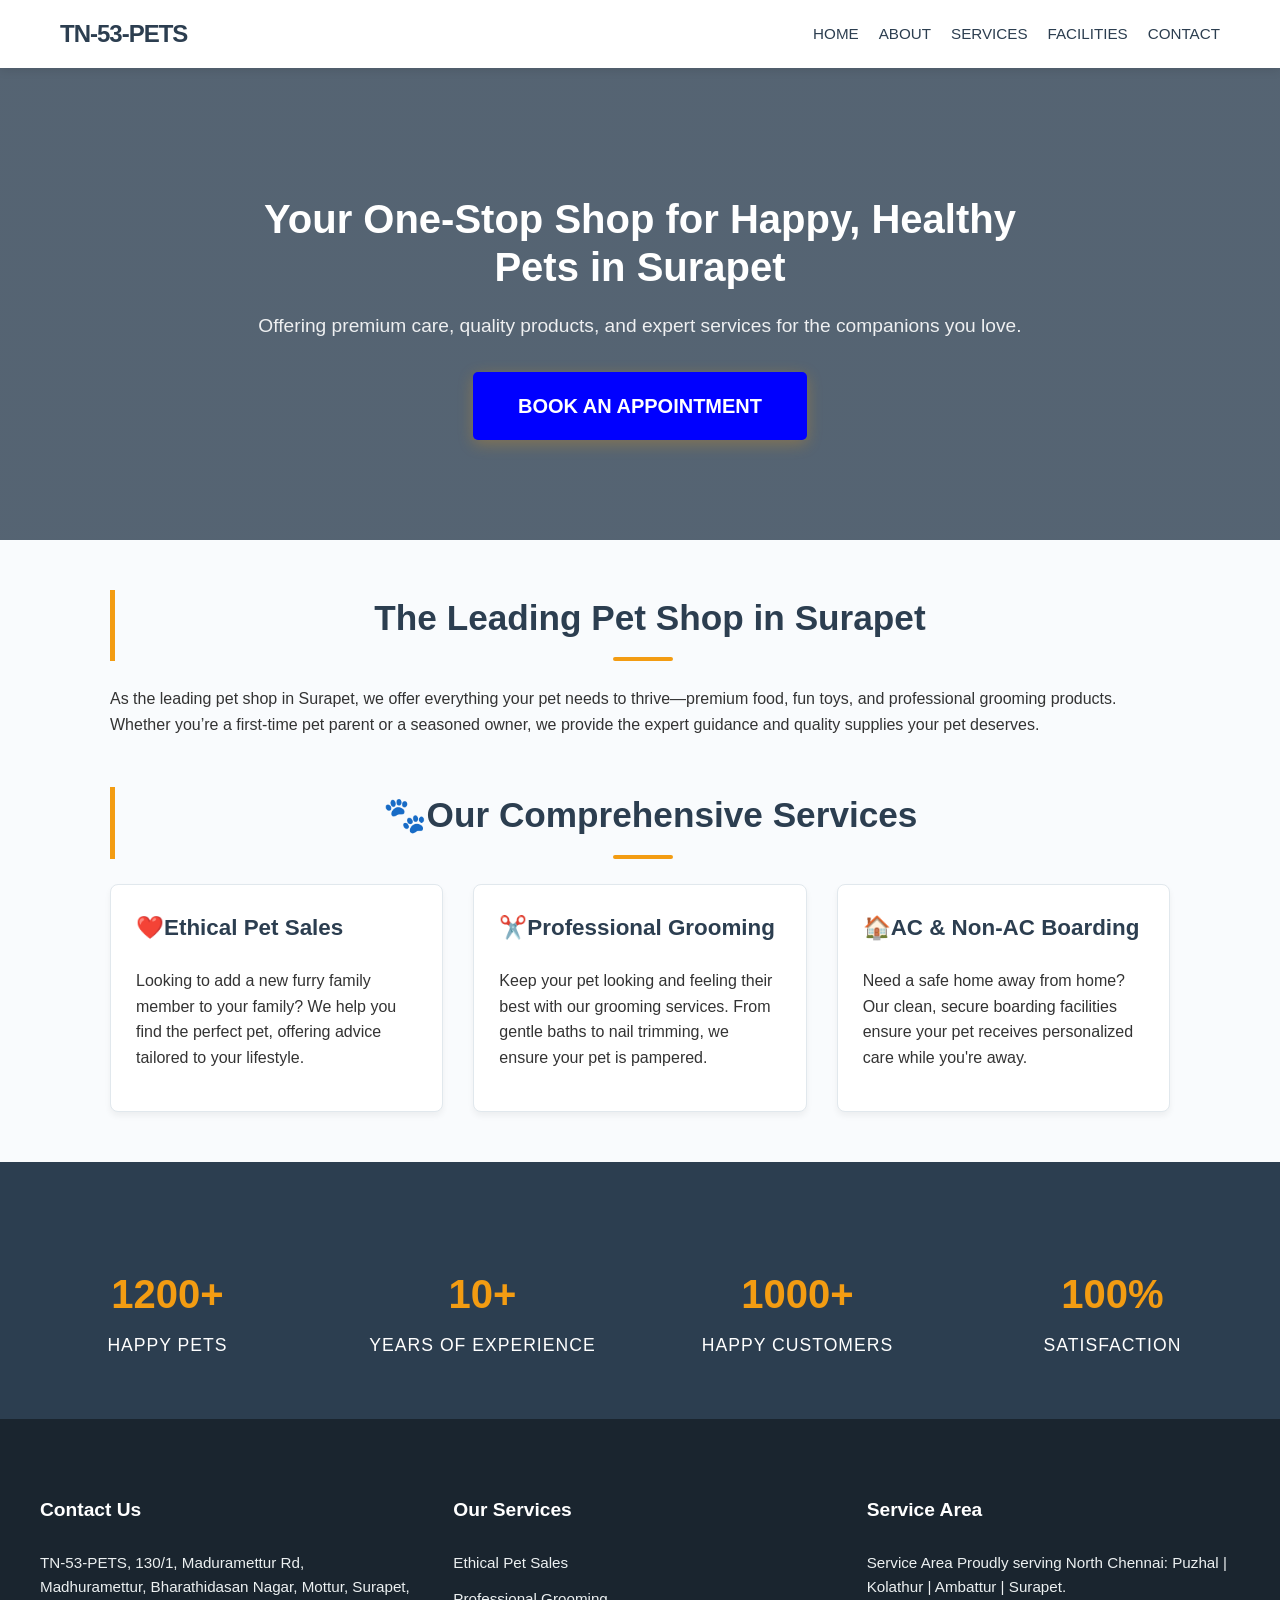
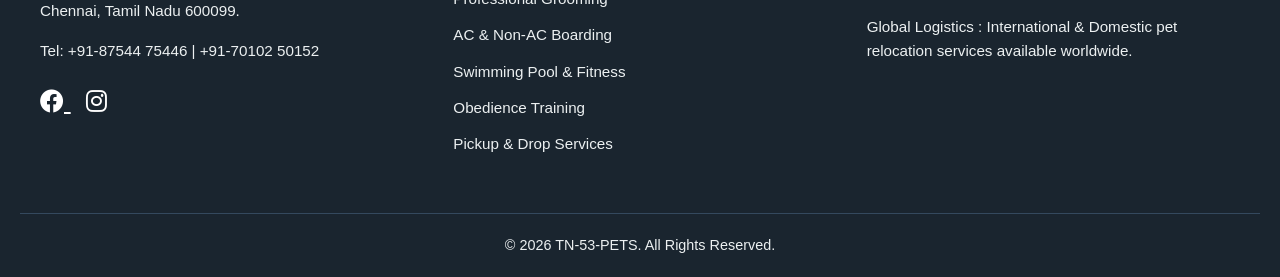
<file: index.html>
<meta name="viewport" content="width=device-width, initial-scale=1.0">
<link rel="stylesheet" href="style.css">
<!-- Add this to the <head> of index.html, about-pet-care-surapet.html, etc. -->
<link rel="stylesheet" href="https://cdnjs.cloudflare.com/ajax/libs/font-awesome/6.0.0/css/all.min.css">
<!DOCTYPE html>
<html lang="en">
<head>
    <title>Pet Shop in Surapet | TN-53-PETS | Grooming & Boarding</title>
    <meta name="google-site-verification" content="RpjNQKIngK3aw9x_YajCmG57vd8PC03qg22PtGETPA4" />
    <meta name="description" content="Looking for the best pet shop in Surapet? TN-53-PETS offers ethical pet sales, professional grooming, AC boarding, and a dog swimming pool. Visit us for premium care today!">
    <meta charset="UTF-8">
    <meta name="viewport" content="width=device-width, initial-scale=1.0">
    <meta name="robots" content="index.html, follow">
    <link rel="canonical" href="https://tn53pets.com/pet-shop-surapet">
    <style>
        :root { --primary: #2c3e50; --accent: #f39c12; --text: #333; --light-bg: #f9fbfd; --white: #ffffff; --border: #e1e8ed; }
        body { font-family: 'Segoe UI', Tahoma, Geneva, Verdana, sans-serif; line-height: 1.6; color: var(--text); margin: 0; background-color: var(--light-bg); }
        header { background: var(--white); box-shadow: 0 2px 10px rgba(0,0,0,0.1); position: sticky; top: 0; z-index: 1000; }
        nav { display: flex; justify-content: space-between; align-items: center; max-width: 1200px; margin: 0 auto; padding: 15px 20px; }
        .logo { font-size: 1.5rem; font-weight: bold; color: var(--primary); text-decoration: none; }
        nav ul { list-style: none; display: flex; margin: 0; padding: 0; }
        nav ul li { margin-left: 20px; }
        nav ul li a { text-decoration: none; color: var(--primary); font-weight: 500; transition: 0.3s; }
        nav ul li a:hover { color: var(--accent); }
        .hero { background: linear-gradient(rgba(44, 62, 80, 0.8), rgba(44, 62, 80, 0.8)), url('https://images.unsplash.com/photo-1583337130417-3346a1be7dee?auto=format&fit=crop&q=80&w=1200') center/cover; color: white; padding: 100px 20px; text-align: center; }
        .hero h1 { font-size: 2.5rem; margin-bottom: 20px; }
        .btn { background: var(--accent); color: white; padding: 12px 25px; text-decoration: none; border-radius: 5px; font-weight: bold; display: inline-block; transition: background 0.3s; }
        .btn:hover { background: #e67e22; }
        section { max-width: 1100px; margin: 50px auto; padding: 0 20px; }
        h2 { color: var(--primary); border-left: 5px solid var(--accent); padding-left: 15px; margin-bottom: 25px; }
        .grid { display: grid; grid-template-columns: repeat(auto-fit, minmax(300px, 1fr)); gap: 30px; }
        .card { background: white; padding: 25px; border-radius: 8px; box-shadow: 0 4px 6px rgba(0,0,0,0.05); border: 1px solid var(--border); }
        .stats-grid { background: var(--primary); color: white; padding: 60px 20px; display: grid; grid-template-columns: repeat(auto-fit, minmax(200px, 1fr)); text-align: center; }
        .stat-item h3 { font-size: 2.5rem; margin-bottom: 5px; color: var(--accent); }
        footer { background: #1a252f; color: #ecf0f1; padding: 50px 20px 20px; }
        .footer-grid { display: grid; grid-template-columns: repeat(auto-fit, minmax(250px, 1fr)); gap: 40px; max-width: 1200px; margin: 0 auto; }
        .footer-bottom { text-align: center; margin-top: 40px; padding-top: 20px; border-top: 1px solid #34495e; font-size: 0.9rem; }
    </style>
</head>
<body>
<header>
    <nav>
            <a href="index.html" class="logo">TN-53-PETS</a>
            <ul>
                <li><a href="index.html">Home</a></li>
                <li><a href="about-pet-care-surapet.html">About</a></li>
                <li><a href="pet-services-surapet.html">Services</a></li>
                <li><a href="pet-care-facility-surapet.html">Facilities</a></li>
                <li><a href="contact-tn-53-pets.html">Contact</a></li>
            </ul>
        </nav>
    </header>

    <div class="hero">
        <h1>Your One-Stop Shop for Happy, Healthy Pets in Surapet</h1>
        <p>Offering premium care, quality products, and expert services for the companions you love.</p>
</a> <a href=" https://wa.me/918754475446" style="display: inline-block; background-color: #0000FF; color: white; padding: 18px 45px; text-decoration: none; font-size: 20px; font-weight: bold; border-radius: 5px; text-transform: uppercase; border: none;" target="_blank" rel="noopener noreferrer" class="btn">
    BOOK AN APPOINTMENT
</a>    </div>

    <section>
        <h2>The Leading Pet Shop in Surapet</h2>
        <p>As the leading pet shop in Surapet, we offer everything your pet needs to thrive—premium food, fun toys, and professional grooming products. Whether you’re a first-time pet parent or a seasoned owner, we provide the expert guidance and quality supplies your pet deserves.</p>
    </section>

    <section>
        <h2>🐾Our Comprehensive Services</h2>
        <div class="grid">
            <div class="card">
                <h3>❤️Ethical Pet Sales</h3>
                <p>Looking to add a new furry family member to your family? We help you find the perfect pet, offering advice tailored to your lifestyle.</p>
            </div>
            <div class="card">
                <h3>✂️Professional Grooming</h3>
                <p>Keep your pet looking and feeling their best with our grooming services. From gentle baths to nail trimming, we ensure your pet is pampered.</p>
            </div>
            <div class="card">
                <h3>🏠AC & Non-AC Boarding</h3>
                <p>Need a safe home away from home? Our clean, secure boarding facilities ensure your pet receives personalized care while you're away.</p>
            </div>
        </div>
    </section>

    <div class="stats-grid">
        <div class="stat-item"><h3>1200+</h3><p>Happy Pets</p></div>
        <div class="stat-item"><h3>10+</h3><p>Years of Experience</p></div>
        <div class="stat-item"><h3>1000+</h3><p>Happy Customers</p></div>
        <div class="stat-item"><h3>100%</h3><p>Satisfaction</p></div>
    </div>

<footer>
    <div class="footer-grid">
        <div>
            <h4>Contact Us</h4>
            <p> TN-53-PETS, 130/1, Maduramettur Rd, Madhuramettur, Bharathidasan Nagar, Mottur, Surapet, Chennai, Tamil Nadu 600099. </p>
            <p>Tel: +91-87544 75446 | +91-70102 50152</p>
            
            <!-- Clickable Social Media Logos -->
            <div class="social-links">
                <a href="https://www.facebook.com/profile.php?id=61585499084305" target="_blank" title="Follow us on Facebook">
                    <i class="fab fa-facebook"></i>
                </a>
                <a href="https://www.instagram.com/tn53pets/" target="_blank" title="Follow us on Instagram">
                    <i class="fab fa-instagram"></i>
                </a>
            </div>
        </div>
        <div>
            <h4>Our Services</h4>
            <ul style="list-style:none; padding:0;">
                <li>Ethical Pet Sales</li>
                <li>Professional Grooming</li>
                <li>AC & Non-AC Boarding</li>
                <li>Swimming Pool & Fitness</li>
                <li>Obedience Training</li>
                <li>Pickup & Drop Services</li>
            </ul>
        </div>
        <div>
            <h4>Service Area</h4>
            <p> Service Area Proudly serving North Chennai: Puzhal | Kolathur | Ambattur | Surapet.
<p> Global Logistics : International & Domestic pet relocation services available worldwide.
</p>
        </div>
    </div>
    <div class="footer-bottom">
        &copy; 2026 TN-53-PETS. All Rights Reserved.
    </div>
</footer>
</file>
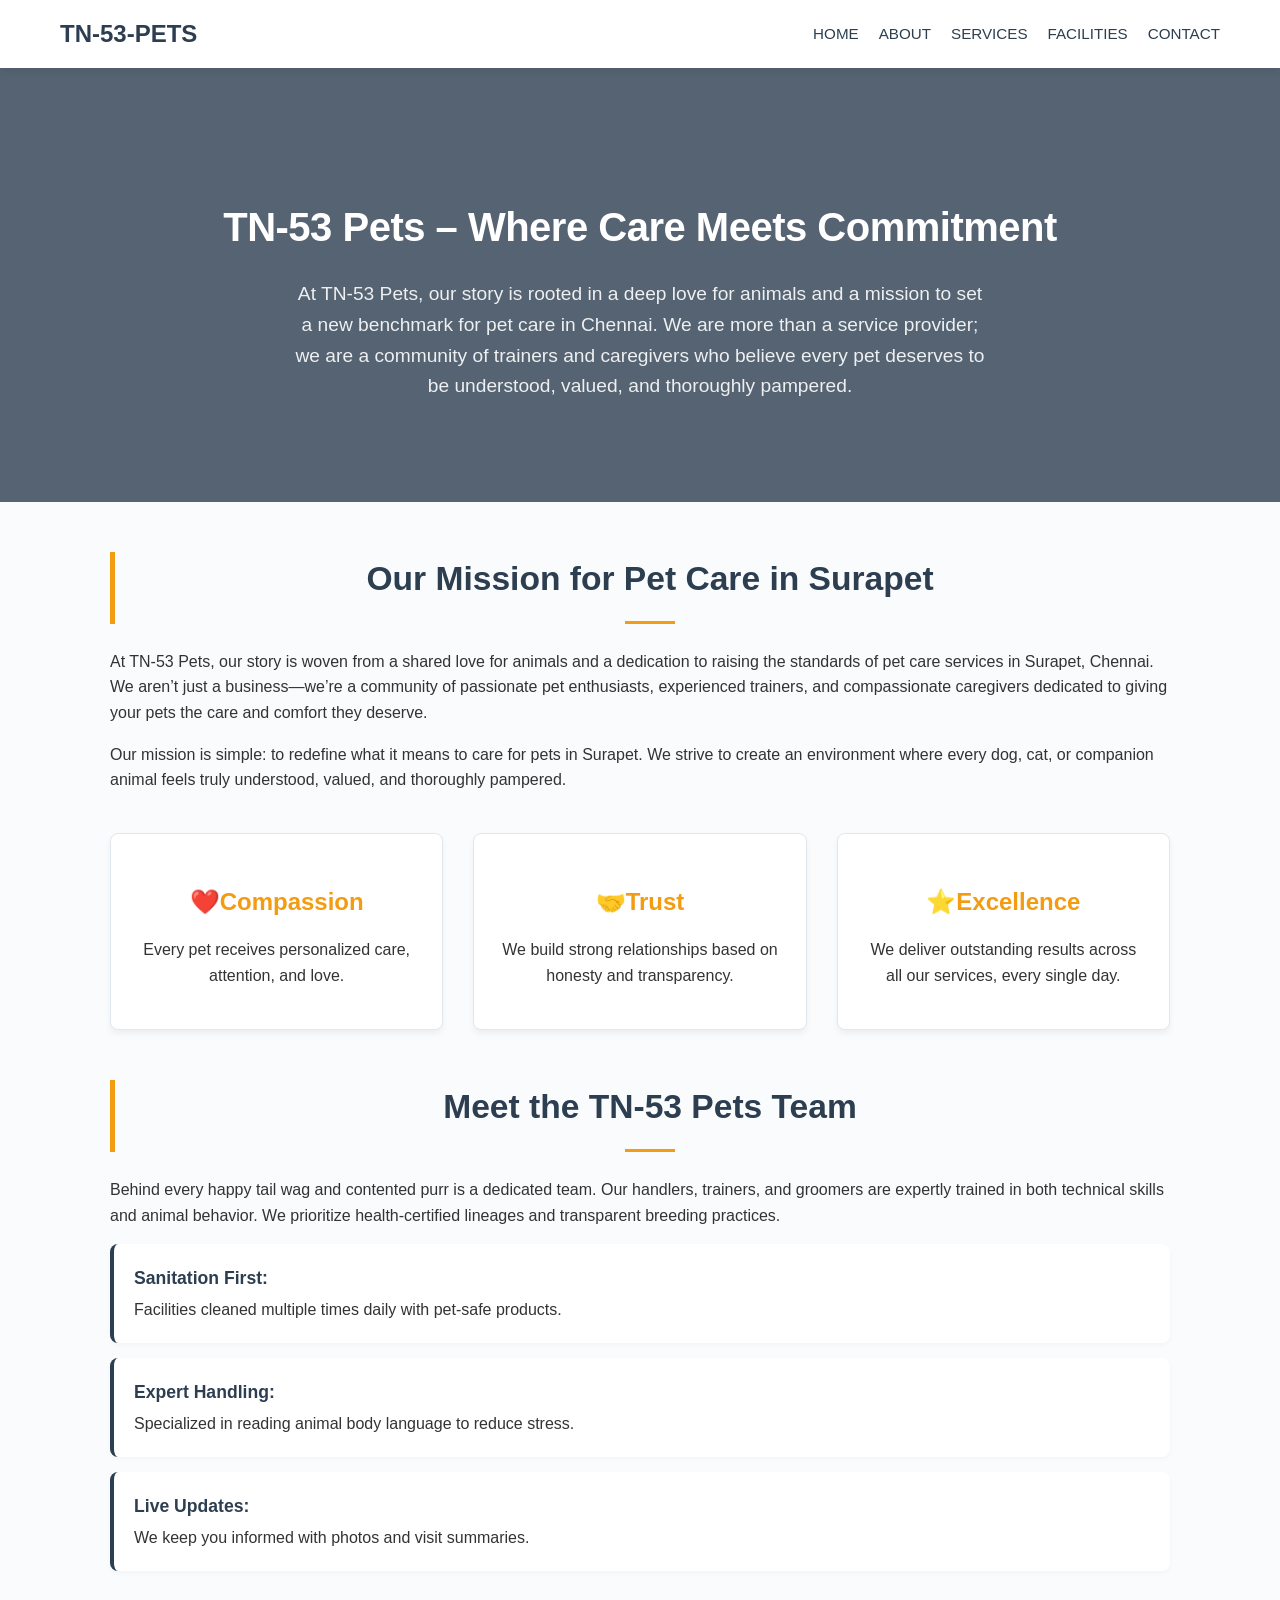
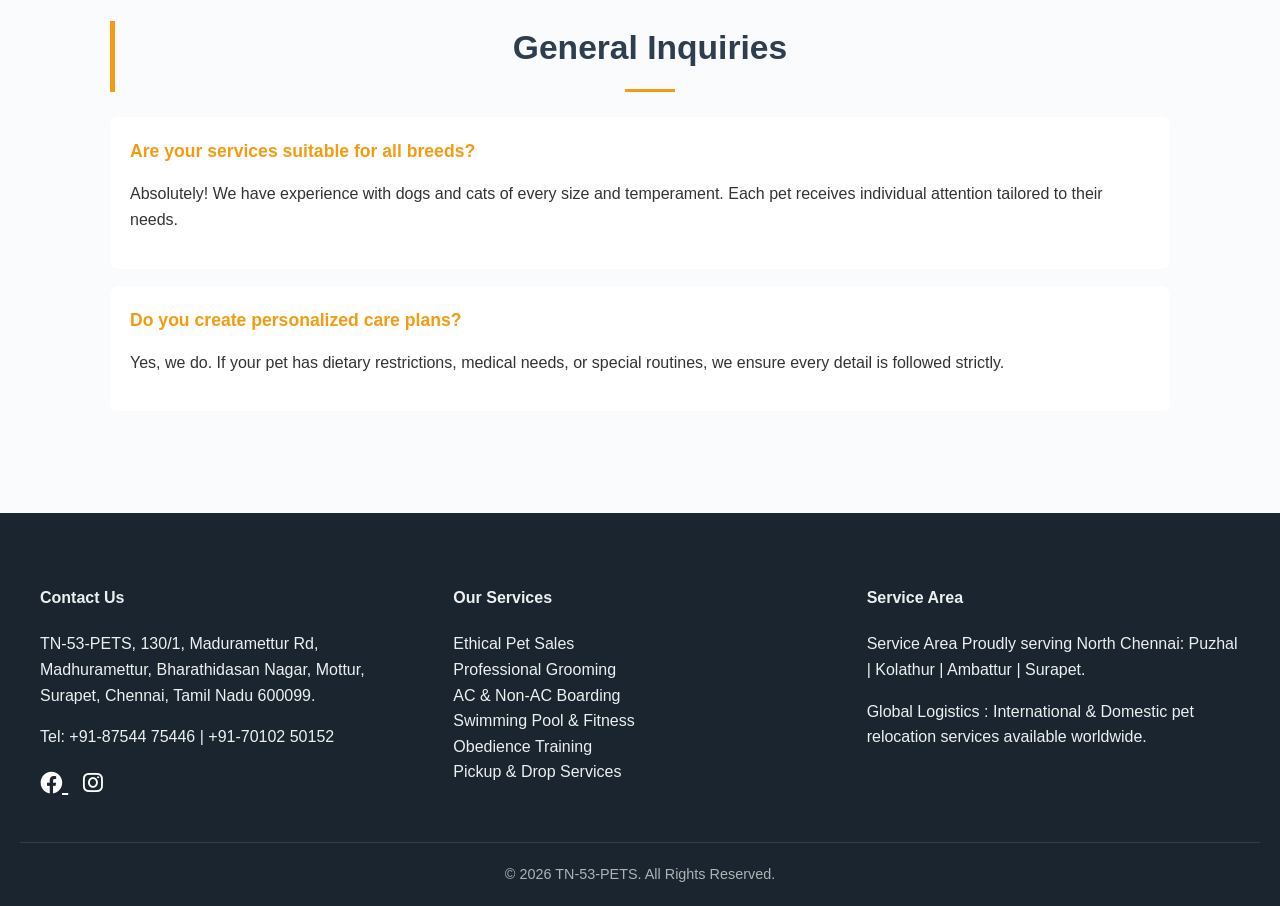
<file: about-pet-care-surapet.html>
<meta name="viewport" content="width=device-width, initial-scale=1.0">
<link rel="stylesheet" href=" about-pet-care-surapet-style.css">
<!-- Add this to the <head> of index.html, about-pet-care-surapet.html, etc. -->
<link rel="stylesheet" href="https://cdnjs.cloudflare.com/ajax/libs/font-awesome/6.0.0/css/all.min.css">
<!DOCTYPE html>
<html lang="en">
<head>
    <title>About| TN-53 Pets | Premium Pet Care Services in Surapet</title>
    <meta name="description" content="Discover the story behind TN-53 Pets. We are a community of devoted pet enthusiasts providing elite grooming, boarding, and training services in Surapet, Chennai.">
    
    <meta charset="UTF-8">
    <meta name="viewport" content="width=device-width, initial-scale=1.0">
    <meta name="robots" content="index.html, follow">
    <link rel="canonical" href="https://tn53pets.com/about-pet-care-surapet">
    <style>
        :root {
            --primary: #2c3e50;
            --accent: #f39c12;
            --text: #333;
            --light-bg: #f9fbfd;
            --white: #ffffff;
            --border: #e1e8ed;
        }
        body {
            font-family: 'Segoe UI', Tahoma, Geneva, Verdana, sans-serif;
            line-height: 1.6;
            color: var(--text);
            margin: 0;
            background-color: var(--light-bg);
        }
        header {
            background: var(--white);
            box-shadow: 0 2px 10px rgba(0,0,0,0.1);
            position: sticky;
            top: 0;
            z-index.html: 1000;
        }
        nav {
            display: flex;
            justify-content: space-between;
            align-items: center;
            max-width: 1200px;
            margin: 0 auto;
            padding: 15px 20px;
        }
        .logo { font-size: 1.5rem; font-weight: bold; color: var(--primary); text-decoration: none; }
        nav ul { list-style: none; display: flex; margin: 0; padding: 0; }
        nav ul li { margin-left: 20px; }
        nav ul li a { text-decoration: none; color: var(--primary); font-weight: 500; transition: 0.3s; }
        nav ul li a:hover { color: var(--accent); }
        
        .hero { background: linear-gradient(rgba(44, 62, 80, 0.8), rgba(44, 62, 80, 0.8)), url('https://images.unsplash.com/photo-1583337130417-3346a1be7dee?auto=format&fit=crop&q=80&w=1200') center/cover; color: white; padding: 100px 20px; text-align: center; }
        .hero h1 { font-size: 2.5rem; margin-bottom: 20px; }
        .btn { background: var(--accent); color: white; padding: 12px 25px; text-decoration: none; border-radius: 5px; font-weight: bold; display: inline-block; }
        
        section { max-width: 1100px; margin: 50px auto; padding: 0 20px; }
        h2 { color: var(--primary); border-left: 5px solid var(--accent); padding-left: 15px; margin-bottom: 25px; }
        .grid { display: grid; grid-template-columns: repeat(auto-fit, minmax(300px, 1fr)); gap: 30px; }
        .card { background: white; padding: 25px; border-radius: 8px; box-shadow: 0 4px 6px rgba(0,0,0,0.05); border: 1px solid var(--border); }
        
        .stats-grid { background: var(--primary); color: white; padding: 60px 20px; display: grid; grid-template-columns: repeat(auto-fit, minmax(200px, 1fr)); text-align: center; }
        .stat-item h3 { font-size: 2.5rem; margin-bottom: 5px; color: var(--accent); }
        
        .faq { background: var(--white); padding: 20px; border-radius: 8px; margin-bottom: 15px; border-bottom: 2px solid var(--light-bg); }
        .faq h3 { margin-top: 0; color: var(--accent); font-size: 1.1rem; }

        footer { background: #1a252f; color: #ecf0f1; padding: 50px 20px 20px; }
        .footer-grid { display: grid; grid-template-columns: repeat(auto-fit, minmax(250px, 1fr)); gap: 40px; max-width: 1200px; margin: 0 auto; }
        .footer-bottom { text-align: center; margin-top: 40px; padding-top: 20px; border-top: 1px solid #34495e; font-size: 0.9rem; }
        
        .form-group { margin-bottom: 15px; }
        input, textarea { width: 100%; padding: 10px; border: 1px solid #ccc; border-radius: 4px; box-sizing: border-box; }
        button { background: var(--primary); color: white; border: none; padding: 12px 30px; border-radius: 4px; cursor: pointer; }
        
        @media (max-width: 768px) {
            nav { flex-direction: column; }
            nav ul { margin-top: 15px; }
            nav ul li { margin: 0 10px; }
        }
    </style>

</head>
<body>
    
    <header>
        <nav>
            <a href="index.html" class="logo">TN-53-PETS</a>
            <ul>
                <li><a href="index.html">Home</a></li>
                <li><a href="about-pet-care-surapet.html">About</a></li>
                <li><a href="pet-services-surapet.html">Services</a></li>
                <li><a href="pet-care-facility-surapet.html">Facilities</a></li>
                <li><a href="contact-tn-53-pets.html">Contact</a></li>
            </ul>
        </nav>
    </header>

    <div class="hero">
        <h1>TN-53 Pets – Where Care Meets Commitment</h1>
        <p>At TN-53 Pets, our story is rooted in a deep love for animals and a mission to set a new benchmark for pet care in Chennai. We are more than a service provider; we are a community of trainers and caregivers who believe every pet deserves to be understood, valued, and thoroughly pampered.</p>
    </div>

    <section>
        <h2>Our Mission for Pet Care in Surapet</h2>
        <p>At TN-53 Pets, our story is woven from a shared love for animals and a dedication to raising the standards of pet care services in Surapet, Chennai. We aren’t just a business—we’re a community of passionate pet enthusiasts, experienced trainers, and compassionate caregivers dedicated to giving your pets the care and comfort they deserve.</p>
        <p>Our mission is simple: to redefine what it means to care for pets in Surapet. We strive to create an environment where every dog, cat, or companion animal feels truly understood, valued, and thoroughly pampered.</p>
        
        <div class="grid">
            <div class="card"><h3>❤️Compassion</h3><p>Every pet receives personalized care, attention, and love.</p></div>
            <div class="card"><h3>🤝Trust</h3><p>We build strong relationships based on honesty and transparency.</p></div>
            <div class="card"><h3>⭐Excellence</h3><p>We deliver outstanding results across all our services, every single day.</p></div>
        </div>
    </section>

    <section>
        <h2>Meet the TN-53 Pets Team</h2>
        <p>Behind every happy tail wag and contented purr is a dedicated team. Our handlers, trainers, and groomers are expertly trained in both technical skills and animal behavior. We prioritize health-certified lineages and transparent breeding practices.</p>
        <ul>
            <li><strong>Sanitation First:</strong> Facilities cleaned multiple times daily with pet-safe products.</li>
            <li><strong>Expert Handling:</strong> Specialized in reading animal body language to reduce stress.</li>
            <li><strong>Live Updates:</strong> We keep you informed with photos and visit summaries.</li>
        </ul>
    </section>

    <section>
        <h2>General Inquiries</h2>
        <div class="faq">
            <h3>Are your services suitable for all breeds?</h3>
            <p>Absolutely! We have experience with dogs and cats of every size and temperament. Each pet receives individual attention tailored to their needs.</p>
        </div>
        <div class="faq">
            <h3>Do you create personalized care plans?</h3>
            <p>Yes, we do. If your pet has dietary restrictions, medical needs, or special routines, we ensure every detail is followed strictly.</p>
        </div>
    </section>
<footer>
    <div class="footer-grid">
        <div>
            <h4>Contact Us</h4>
            <p> TN-53-PETS, 130/1, Maduramettur Rd, Madhuramettur, Bharathidasan Nagar, Mottur, Surapet, Chennai, Tamil Nadu 600099. </p>
            <p>Tel: +91-87544 75446 | +91-70102 50152</p>
            
            <!-- Clickable Social Media Logos -->
            <div class="social-links">
                <a href="https://www.facebook.com/profile.php?id=61585499084305" target="_blank" title="Follow us on Facebook">
                    <i class="fab fa-facebook"></i>
                </a>
                <a href="https://www.instagram.com/tn53pets/" target="_blank" title="Follow us on Instagram">
                    <i class="fab fa-instagram"></i>
                </a>
            </div>
        </div>
        <div>
            <h4>Our Services</h4>
            <ul style="list-style:none; padding:0;">
                <li>Ethical Pet Sales</li>
                <li>Professional Grooming</li>
                <li>AC & Non-AC Boarding</li>
                <li>Swimming Pool & Fitness</li>
                <li>Obedience Training</li>
                <li>Pickup & Drop Services</li>
            </ul>
        </div>
        <div>
            <h4>Service Area</h4>
            <p> Service Area Proudly serving North Chennai: Puzhal | Kolathur | Ambattur | Surapet.
<p> Global Logistics : International & Domestic pet relocation services available worldwide.
</p>
        </div>
    </div>
    <div class="footer-bottom">
        &copy; 2026 TN-53-PETS. All Rights Reserved.
    </div>
</footer>
</file>
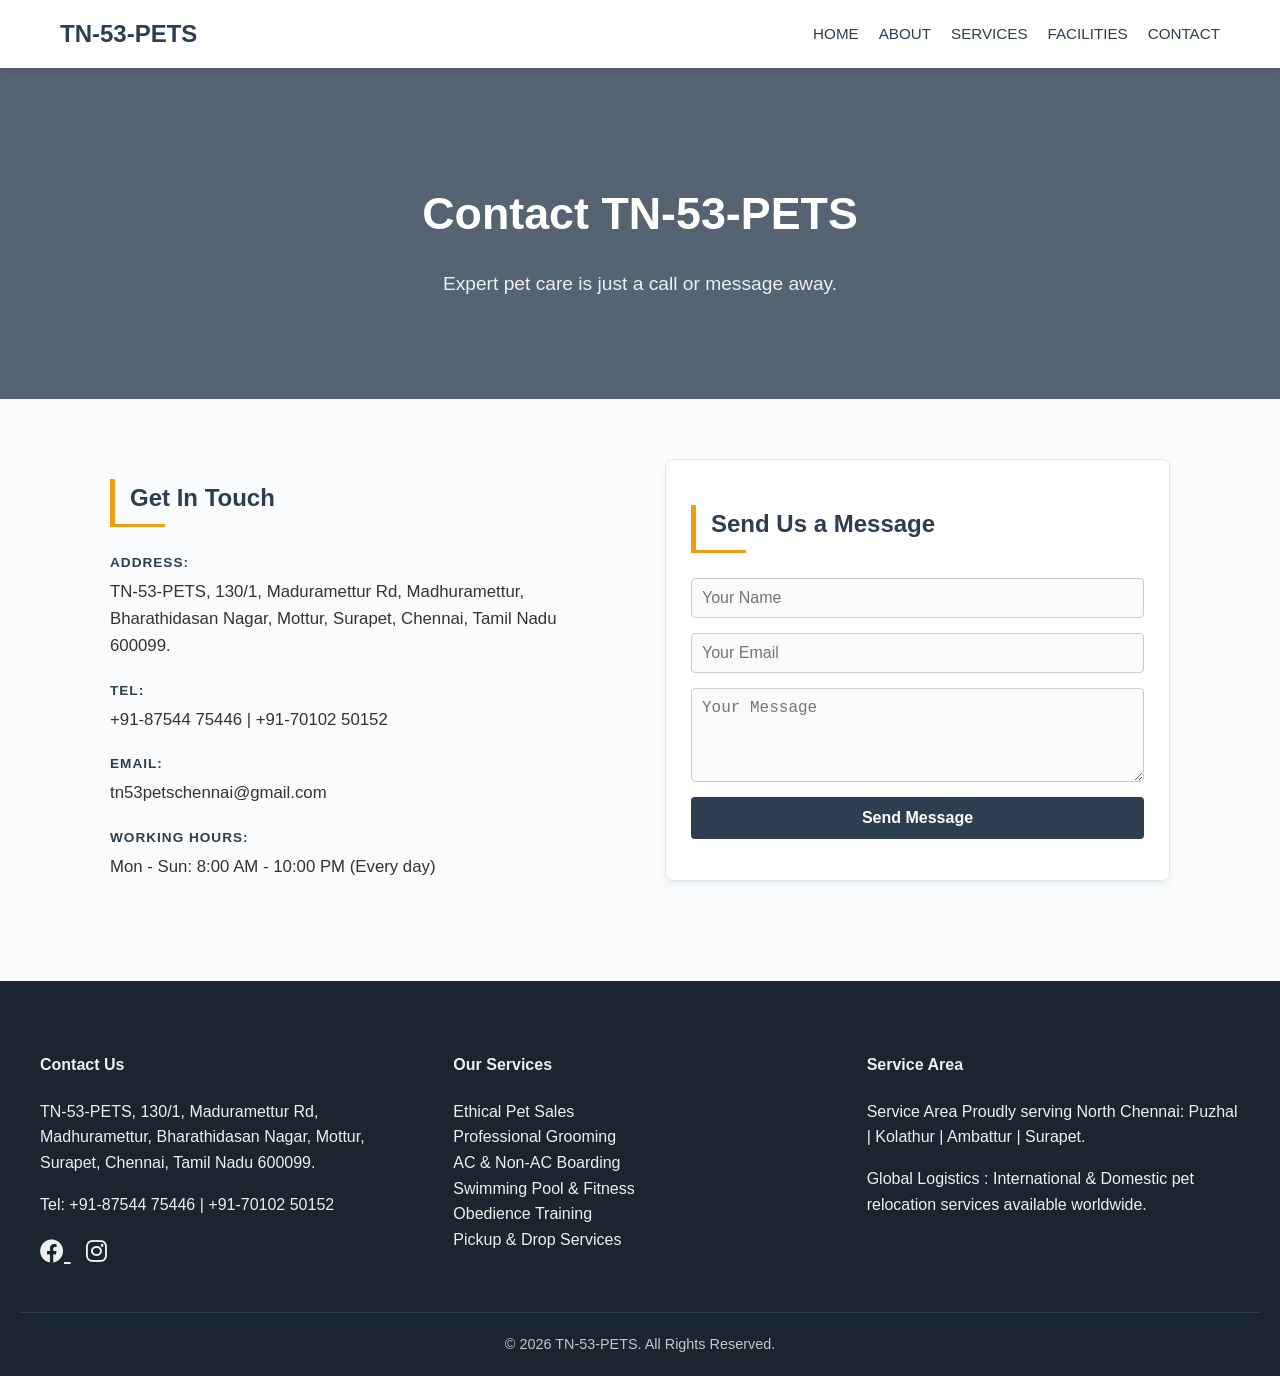
<file: contact-tn-53-pets.html>
<meta name="viewport" content="width=device-width, initial-scale=1.0">
<link rel="stylesheet" href="contact-tn-53-pets-style.css">
<!DOCTYPE html>
<html lang="en">
<head>
    <title>Contact TN-53-PETS | Best Pet Care in Surapet, Chennai</title>
    <meta name="description" content="Get in touch with TN-53-PETS for professional pet sales, grooming, and boarding in Surapet. Call us or visit our facility today for expert pet care.">
    <meta charset="UTF-8">
    <meta name="viewport" content="width=device-width, initial-scale=1.0">
    <meta name="robots" content="index.html, follow">
    <!-- Font Awesome for Social Media Icons -->
    <link rel="stylesheet" href="https://cdnjs.cloudflare.com/ajax/libs/font-awesome/6.0.0/css/all.min.css">
    <link rel="canonical" href="https://tn53pets.com/contact-tn-53-pets">
    <style>
        :root { --primary: #2c3e50; --accent: #f39c12; --text: #333; --light-bg: #f9fbfd; --white: #ffffff; --border: #e1e8ed; }
        body { font-family: 'Segoe UI', Tahoma, Geneva, Verdana, sans-serif; line-height: 1.6; color: var(--text); margin: 0; background-color: var(--light-bg); }
        header { background: var(--white); box-shadow: 0 2px 10px rgba(0,0,0,0.1); position: sticky; top: 0; z-index.html: 1000; }
        nav { display: flex; justify-content: space-between; align-items: center; max-width: 1200px; margin: 0 auto; padding: 15px 20px; }
        .logo { font-size: 1.5rem; font-weight: bold; color: var(--primary); text-decoration: none; }
        nav ul { list-style: none; display: flex; margin: 0; padding: 0; }
        nav ul li { margin-left: 20px; }
        nav ul li a { text-decoration: none; color: var(--primary); font-weight: 500; transition: 0.3s; }
        nav ul li a:hover { color: var(--accent); }
        .hero { background: linear-gradient(rgba(44, 62, 80, 0.8), rgba(44, 62, 80, 0.8)), url('https://images.unsplash.com/photo-1583337130417-3346a1be7dee?auto=format&fit=crop&q=80&w=1200') center/cover; color: white; padding: 80px 20px; text-align: center; }
        section { max-width: 1100px; margin: 50px auto; padding: 0 20px; }
        h2 { color: var(--primary); border-left: 5px solid var(--accent); padding-left: 15px; margin-bottom: 25px; }
        .grid { display: grid; grid-template-columns: repeat(auto-fit, minmax(300px, 1fr)); gap: 30px; }
        .card { background: white; padding: 25px; border-radius: 8px; box-shadow: 0 4px 6px rgba(0,0,0,0.05); border: 1px solid var(--border); }
        footer { background: #1a252f; color: #ecf0f1; padding: 50px 20px 20px; }
        .footer-grid { display: grid; grid-template-columns: repeat(auto-fit, minmax(250px, 1fr)); gap: 40px; max-width: 1200px; margin: 0 auto; }
        .social-links { margin-top: 15px; }
        .social-links a { color: #ecf0f1; font-size: 1.5rem; margin-right: 15px; transition: 0.3s; }
        .social-links a:hover { color: var(--accent); }
        .footer-bottom { text-align: center; margin-top: 40px; padding-top: 20px; border-top: 1px solid #34495e; }
        .form-group { margin-bottom: 15px; }
        input, textarea { width: 100%; padding: 10px; border: 1px solid #ccc; border-radius: 4px; box-sizing: border-box; }
        button { background: var(--primary); color: white; border: none; padding: 12px 30px; border-radius: 4px; cursor: pointer; }
    </style>
</head>
<body>
    <header>
        <nav>
            <a href="index.html" class="logo">TN-53-PETS</a>
            <ul>
                <li><a href="index.html">Home</a></li>
                <li><a href="about-pet-care-surapet.html">About</a></li>
                <li><a href="pet-services-surapet.html">Services</a></li>
                <li><a href="pet-care-facility-surapet.html">Facilities</a></li>
                <li><a href="contact-tn-53-pets.html">Contact</a></li>
            </ul>
        </nav>
    </header>

    <div class="hero">
        <h1>Contact TN-53-PETS</h1>
        <p>Expert pet care is just a call or message away.</p>
    </div>

    <section class="grid">
        <div>
            <h2>Get In Touch</h2>
            <p><strong>Address:</strong> TN-53-PETS, 130/1, Maduramettur Rd, Madhuramettur, Bharathidasan Nagar, Mottur, Surapet, Chennai, Tamil Nadu 600099. </p>
            <p><strong>Tel:</strong> +91-87544 75446 | +91-70102 50152</p>
            <p><strong>Email:</strong> tn53petschennai@gmail.com</p>
            <p><strong>Working Hours:</strong> Mon - Sun: 8:00 AM - 10:00 PM (Every day)</p>
        </div>
        <div class="card">
            <h2>Send Us a Message</h2>
            <form action="#">
                <div class="form-group"><input type="text" placeholder="Your Name" required></div>
                <div class="form-group"><input type="email" placeholder="Your Email" required></div>
                <div class="form-group"><textarea rows="4" placeholder="Your Message"></textarea></div>
                <button type="submit">Send Message</button>
            </form>
        </div>
    </section>

<footer>
    <div class="footer-grid">
        <div>
            <h4>Contact Us</h4>
            <p> TN-53-PETS, 130/1, Maduramettur Rd, Madhuramettur, Bharathidasan Nagar, Mottur, Surapet, Chennai, Tamil Nadu 600099. </p>
            <p>Tel: +91-87544 75446 | +91-70102 50152</p>
            
            <!-- Clickable Social Media Logos -->
            <div class="social-links">
                <a href="https://www.facebook.com/profile.php?id=61585499084305" target="_blank" title="Follow us on Facebook">
                    <i class="fab fa-facebook"></i>
                </a>
                <a href="https://www.instagram.com/tn53pets/" target="_blank" title="Follow us on Instagram">
                    <i class="fab fa-instagram"></i>
                </a>
            </div>
        </div>
        <div>
            <h4>Our Services</h4>
            <ul style="list-style:none; padding:0;">
                <li>Ethical Pet Sales</li>
                <li>Professional Grooming</li>
                <li>AC & Non-AC Boarding</li>
                <li>Swimming Pool & Fitness</li>
                <li>Obedience Training</li>
                <li>Pickup & Drop Services</li>
            </ul>
        </div>
        <div>
            <h4>Service Area</h4>
            <p> Service Area Proudly serving North Chennai: Puzhal | Kolathur | Ambattur | Surapet.
<p> Global Logistics : International & Domestic pet relocation services available worldwide. </p>
        </div>
    </div>
    <div class="footer-bottom">
        &copy; 2026 TN-53-PETS. All Rights Reserved.
    </div>
</footer>
</file>
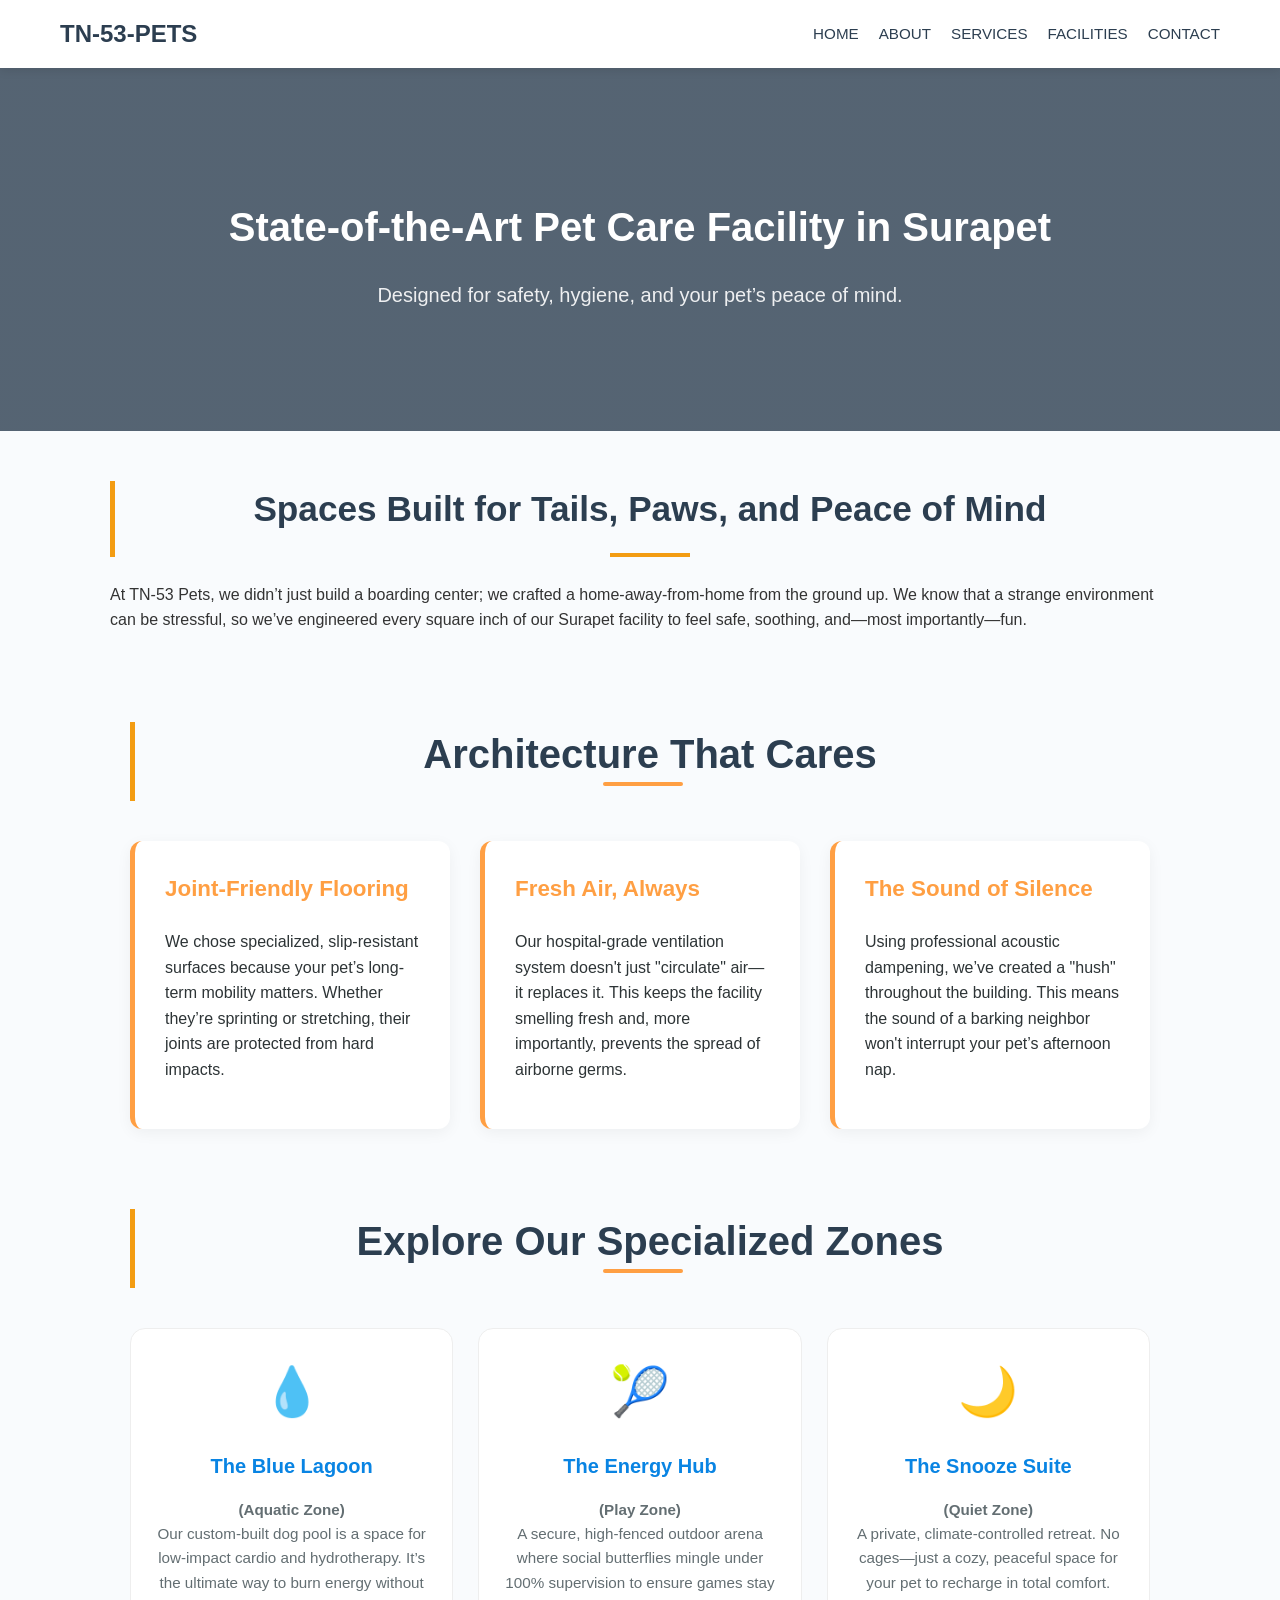
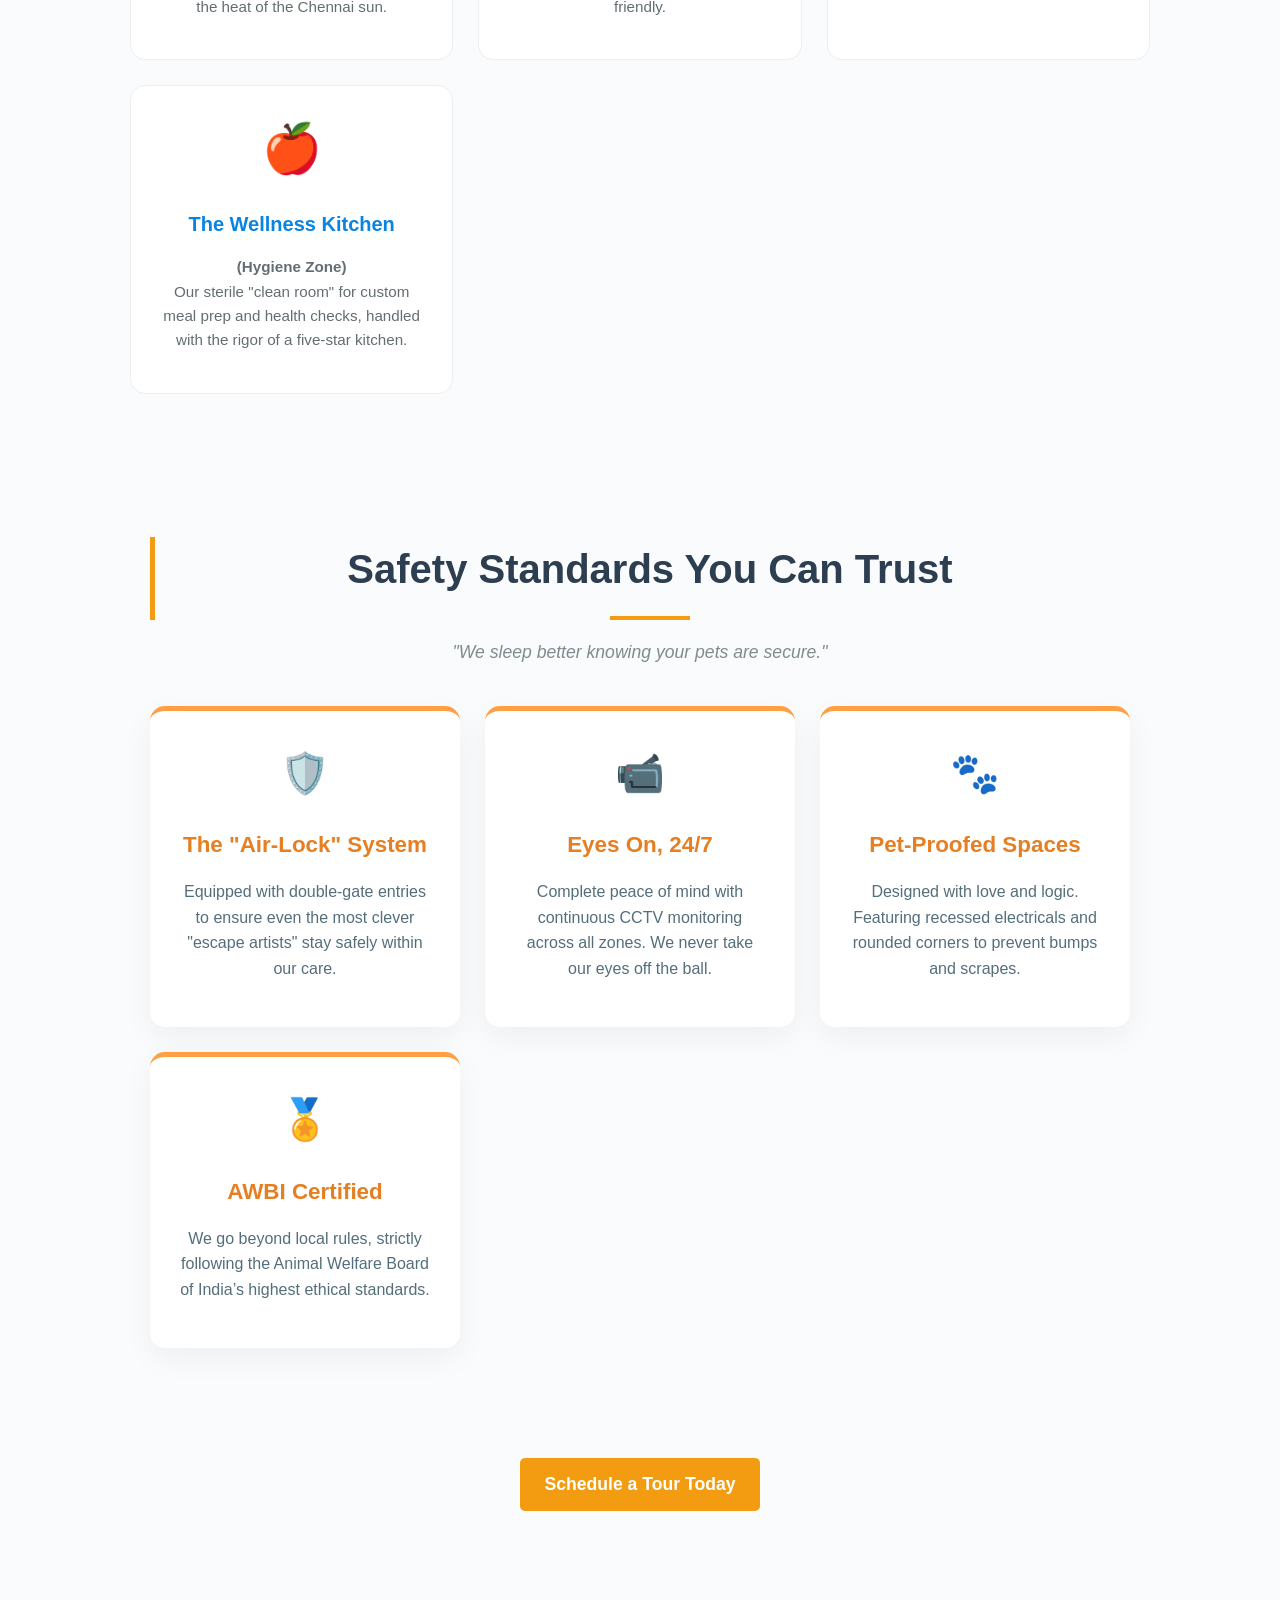
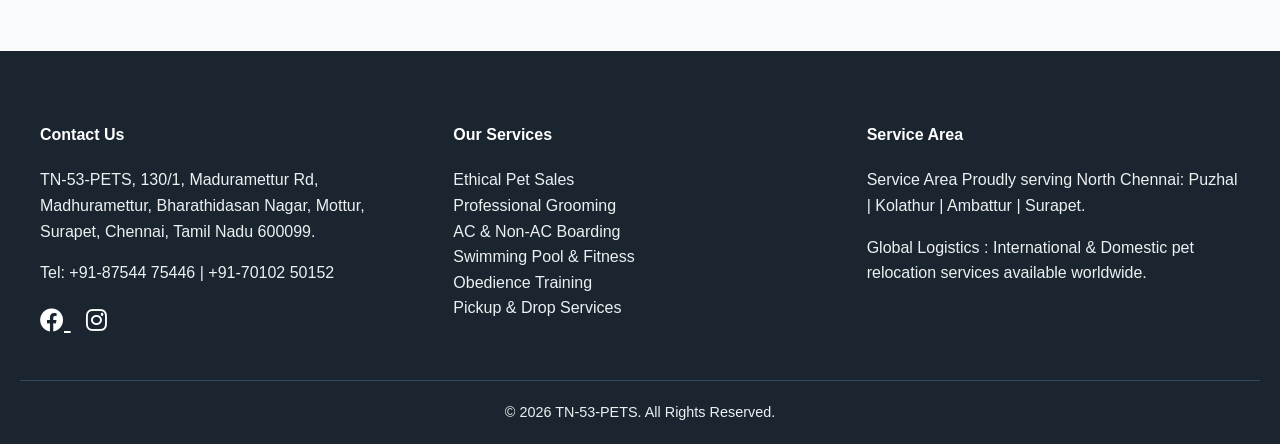
<file: pet-care-facility-surapet.html>
<meta name="viewport" content="width=device-width, initial-scale=1.0">
<link rel="stylesheet" href=" pet-care-facility-surapet-style.css">
<!-- Add this to the <head> of index.html, about-pet-care-surapet.html, etc. -->
<link rel="stylesheet" href="https://cdnjs.cloudflare.com/ajax/libs/font-awesome/6.0.0/css/all.min.css">
<!DOCTYPE html>
<html lang="en">
<head>
    <title>State-of-the-Art Pet Care Facility in Surapet | TN-53 Pets</title>
    <meta name="description" content="Visit TN-53 Pets, a premier pet care facility in Surapet, Chennai. Designed for safety and hygiene with specialized play, quiet, and aquatic zones for your pets.">
    
    <meta charset="UTF-8">
    <meta name="viewport" content="width=device-width, initial-scale=1.0">
    <meta name="robots" content="index.html, follow">
    <link rel="canonical" href="https://tn53pets.com/pet-care-facility-surapet">
    <style>
        :root {
            --primary: #2c3e50;
            --accent: #f39c12;
            --text: #333;
            --light-bg: #f9fbfd;
            --white: #ffffff;
            --border: #e1e8ed;
        }
        body {
            font-family: 'Segoe UI', Tahoma, Geneva, Verdana, sans-serif;
            line-height: 1.6;
            color: var(--text);
            margin: 0;
            background-color: var(--light-bg);
        }
        header {
            background: var(--white);
            box-shadow: 0 2px 10px rgba(0,0,0,0.1);
            position: sticky;
            top: 0;
            z-index.html: 1000;
        }
        nav {
            display: flex;
            justify-content: space-between;
            align-items: center;
            max-width: 1200px;
            margin: 0 auto;
            padding: 15px 20px;
        }
        .logo { font-size: 1.5rem; font-weight: bold; color: var(--primary); text-decoration: none; }
        nav ul { list-style: none; display: flex; margin: 0; padding: 0; }
        nav ul li { margin-left: 20px; }
        nav ul li a { text-decoration: none; color: var(--primary); font-weight: 500; transition: 0.3s; }
        nav ul li a:hover { color: var(--accent); }
        
        .hero { background: linear-gradient(rgba(44, 62, 80, 0.8), rgba(44, 62, 80, 0.8)), url('https://images.unsplash.com/photo-1583337130417-3346a1be7dee?auto=format&fit=crop&q=80&w=1200') center/cover; color: white; padding: 100px 20px; text-align: center; }
        .hero h1 { font-size: 2.5rem; margin-bottom: 20px; }
        .btn { background: var(--accent); color: white; padding: 12px 25px; text-decoration: none; border-radius: 5px; font-weight: bold; display: inline-block; }
        
        section { max-width: 1100px; margin: 50px auto; padding: 0 20px; }
        h2 { color: var(--primary); border-left: 5px solid var(--accent); padding-left: 15px; margin-bottom: 25px; }
        .grid { display: grid; grid-template-columns: repeat(auto-fit, minmax(300px, 1fr)); gap: 30px; }
        .card { background: white; padding: 25px; border-radius: 8px; box-shadow: 0 4px 6px rgba(0,0,0,0.05); border: 1px solid var(--border); }
        
        .stats-grid { background: var(--primary); color: white; padding: 60px 20px; display: grid; grid-template-columns: repeat(auto-fit, minmax(200px, 1fr)); text-align: center; }
        .stat-item h3 { font-size: 2.5rem; margin-bottom: 5px; color: var(--accent); }
        
        .faq { background: var(--white); padding: 20px; border-radius: 8px; margin-bottom: 15px; border-bottom: 2px solid var(--light-bg); }
        .faq h3 { margin-top: 0; color: var(--accent); font-size: 1.1rem; }

        footer { background: #1a252f; color: #ecf0f1; padding: 50px 20px 20px; }
        .footer-grid { display: grid; grid-template-columns: repeat(auto-fit, minmax(250px, 1fr)); gap: 40px; max-width: 1200px; margin: 0 auto; }
        .footer-bottom { text-align: center; margin-top: 40px; padding-top: 20px; border-top: 1px solid #34495e; font-size: 0.9rem; }
        
        .form-group { margin-bottom: 15px; }
        input, textarea { width: 100%; padding: 10px; border: 1px solid #ccc; border-radius: 4px; box-sizing: border-box; }
        button { background: var(--primary); color: white; border: none; padding: 12px 30px; border-radius: 4px; cursor: pointer; }
        
        @media (max-width: 768px) {
            nav { flex-direction: column; }
            nav ul { margin-top: 15px; }
            nav ul li { margin: 0 10px; }
        }
    </style>

</head>
<body>
    
    <header>
        <nav>
            <a href="index.html" class="logo">TN-53-PETS</a>
            <ul>
                <li><a href="index.html">Home</a></li>
                <li><a href="about-pet-care-surapet.html">About</a></li>
                <li><a href="pet-services-surapet.html">Services</a></li>
                <li><a href="pet-care-facility-surapet.html">Facilities</a></li>
                <li><a href="contact-tn-53-pets.html">Contact</a></li>
            </ul>
        </nav>
    </header>

    <div class="hero">
        <h1>State-of-the-Art Pet Care Facility in Surapet</h1>
        <p>Designed for safety, hygiene, and your pet’s peace of mind.</p>
    </div>

    <section>
        <h2>Spaces Built for Tails, Paws, and Peace of Mind</h2>
        <p>At TN-53 Pets, we didn’t just build a boarding center; we crafted a home-away-from-home from the ground up. We know that a strange environment can be stressful, so we’ve engineered every square inch of our Surapet facility to feel safe, soothing, and—most importantly—fun. <style>
    :root {
        --primary-orange: #ff9f43;
        --secondary-blue: #0984e3;
        --text-dark: #2d3436;
        --text-light: #636e72;
        --bg-light: #f9f9f9;
    }

    .tn53-facility-container {
        font-family: 'Segoe UI', Roboto, Helvetica, Arial, sans-serif;
        max-width: 1200px;
        margin: 0 auto;
        padding: 40px 20px;
        color: var(--text-dark);
    }

    .section-title {
        text-align: center;
        font-size: 2.5rem;
        margin-bottom: 40px;
        position: relative;
        padding-bottom: 15px;
    }

    .section-title::after {
        content: '';
        position: absolute;
        bottom: 0;
        left: 50%;
        transform: translateX(-50%);
        width: 80px;
        height: 4px;
        background-color: var(--primary-orange);
        border-radius: 2px;
    }

    /* Architecture Grid */
    .arch-grid {
        display: grid;
        grid-template-columns: repeat(auto-fit, minmax(300px, 1fr));
        gap: 30px;
        margin-bottom: 80px;
    }

    .arch-card {
        background: #fff;
        padding: 30px;
        border-radius: 12px;
        box-shadow: 0 4px 15px rgba(0,0,0,0.05);
        border-left: 5px solid var(--primary-orange);
    }

    .arch-card h3 {
        color: var(--primary-orange);
        margin-top: 0;
        font-size: 1.4rem;
    }

    /* Zones Grid */
    .zones-grid {
        display: grid;
        grid-template-columns: repeat(auto-fit, minmax(250px, 1fr));
        gap: 25px;
    }

    .zone-card {
        background: #fff;
        padding: 25px;
        border-radius: 15px;
        text-align: center;
        transition: transform 0.3s ease;
        border: 1px solid #eee;
    }

    .zone-card:hover {
        transform: translateY(-10px);
        box-shadow: 0 10px 25px rgba(0,0,0,0.1);
    }

    .zone-icon {
        font-size: 3rem;
        margin-bottom: 15px;
        display: block;
    }

    .zone-card h3 {
        color: var(--secondary-blue);
        font-size: 1.25rem;
        margin-bottom: 10px;
    }

    .zone-card p {
        font-size: 0.95rem;
        color: var(--text-light);
        line-height: 1.6;
    }

    @media (max-width: 768px) {
        .section-title { font-size: 2rem; }
    }
</style>

<div class="tn53-facility-container">
    
    <h2 class="section-title">Architecture That Cares</h2>
    <div class="arch-grid">
        <div class="arch-card">
            <h3>Joint-Friendly Flooring</h3>
            <p>We chose specialized, slip-resistant surfaces because your pet’s long-term mobility matters. Whether they’re sprinting or stretching, their joints are protected from hard impacts.</p>
        </div>
        <div class="arch-card">
            <h3>Fresh Air, Always</h3>
            <p>Our hospital-grade ventilation system doesn't just "circulate" air—it replaces it. This keeps the facility smelling fresh and, more importantly, prevents the spread of airborne germs.</p>
        </div>
        <div class="arch-card">
            <h3>The Sound of Silence</h3>
            <p>Using professional acoustic dampening, we’ve created a "hush" throughout the building. This means the sound of a barking neighbor won't interrupt your pet’s afternoon nap.</p>
        </div>
    </div>

    <h2 class="section-title">Explore Our Specialized Zones</h2>
    <div class="zones-grid">
        <div class="zone-card">
            <span class="zone-icon">💧</span>
            <h3>The Blue Lagoon</h3>
            <p><strong>(Aquatic Zone)</strong><br>Our custom-built dog pool is a space for low-impact cardio and hydrotherapy. It’s the ultimate way to burn energy without the heat of the Chennai sun.</p>
        </div>

        <div class="zone-card">
            <span class="zone-icon">🎾</span>
            <h3>The Energy Hub</h3>
            <p><strong>(Play Zone)</strong><br>A secure, high-fenced outdoor arena where social butterflies mingle under 100% supervision to ensure games stay friendly.</p>
        </div>

        <div class="zone-card">
            <span class="zone-icon">🌙</span>
            <h3>The Snooze Suite</h3>
            <p><strong>(Quiet Zone)</strong><br>A private, climate-controlled retreat. No cages—just a cozy, peaceful space for your pet to recharge in total comfort.</p>
        </div>

        <div class="zone-card">
            <span class="zone-icon">🍎</span>
            <h3>The Wellness Kitchen</h3>
            <p><strong>(Hygiene Zone)</strong><br>Our sterile "clean room" for custom meal prep and health checks, handled with the rigor of a five-star kitchen.</p>
        </div>
    </div>
      
<style>
    .safety-section {
        padding: 60px 20px;
        background-color: #f9fbfd;
        font-family: 'Segoe UI', Tahoma, Geneva, Verdana, sans-serif;
        text-align: center;
    }

    .safety-container {
        max-width: 1100px;
        margin: 0 auto;
    }

    .safety-header {
        margin-bottom: 40px;
    }

    .safety-header h2 {
        color: #2c3e50;
        font-size: 2.5rem;
        margin-bottom: 10px;
    }

    .safety-header p {
        color: #7f8c8d;
        font-size: 1.1rem;
        font-style: italic;
    }

    .safety-grid {
        display: grid;
        grid-template-columns: repeat(auto-fit, minmax(250px, 1fr));
        gap: 25px;
        margin-top: 30px;
    }

    .safety-card {
        background: #ffffff;
        padding: 30px;
        border-radius: 15px;
        box-shadow: 0 10px 30px rgba(0, 0, 0, 0.05);
        transition: transform 0.3s ease;
        border-top: 5px solid #ff9f43; /* Matching your orange theme */
    }

    .safety-card:hover {
        transform: translateY(-10px);
    }

    .safety-card h3 {
        color: #e67e22;
        font-size: 1.4rem;
        margin-bottom: 15px;
    }

    .safety-card p {
        color: #546e7a;
        line-height: 1.6;
        font-size: 1rem;
    }

    .safety-icon {
        font-size: 2.5rem;
        margin-bottom: 15px;
        display: block;
    }
</style>

<section class="safety-section">
    <div class="safety-container">
        <div class="safety-header">
            <h2>Safety Standards You Can Trust</h2>
            <p>"We sleep better knowing your pets are secure."</p>
        </div>

        <div class="safety-grid">
            <div class="safety-card">
                <span class="safety-icon"> 🛡️</span>
                <h3>The "Air-Lock" System</h3>
                <p>Equipped with double-gate entries to ensure even the most clever "escape artists" stay safely within our care.</p>
            </div>

            <div class="safety-card">
                <span class="safety-icon"> 📹 </span>
                <h3>Eyes On, 24/7</h3>
                <p>Complete peace of mind with continuous CCTV monitoring across all zones. We never take our eyes off the ball.</p>
            </div>

            <div class="safety-card">
                <span class="safety-icon"> 🐾 </span>
                <h3>Pet-Proofed Spaces</h3>
                <p>Designed with love and logic. Featuring recessed electricals and rounded corners to prevent bumps and scrapes.</p>
            </div>

            <div class="safety-card">
                <span class="safety-icon"> 🏅 </span>
                <h3>AWBI Certified</h3>
                <p>We go beyond local rules, strictly following the Animal Welfare Board of India’s highest ethical standards.</p>
            </div>
        </div>
    </div>
</section></p>
        <div style="text-align:center; margin-top:30px;">
            <a href="contact-tn-53-pets.html" class="btn">Schedule a Tour Today</a>
        </div>
    </section>
<footer>
    <div class="footer-grid">
        <div>
            <h4>Contact Us</h4>
            <p> TN-53-PETS, 130/1, Maduramettur Rd, Madhuramettur, Bharathidasan Nagar, Mottur, Surapet, Chennai, Tamil Nadu 600099. </p>
            <p>Tel: +91-87544 75446 | +91-70102 50152</p>
            
            <!-- Clickable Social Media Logos -->
            <div class="social-links">
                <a href="https://www.facebook.com/profile.php?id=61585499084305" target="_blank" title="Follow us on Facebook">
                    <i class="fab fa-facebook"></i>
                </a>
                <a href="https://www.instagram.com/tn53pets/" target="_blank" title="Follow us on Instagram">
                    <i class="fab fa-instagram"></i>
                </a>
            </div>
        </div>
        <div>
            <h4>Our Services</h4>
            <ul style="list-style:none; padding:0;">
                <li>Ethical Pet Sales</li>
                <li>Professional Grooming</li>
                <li>AC & Non-AC Boarding</li>
                <li>Swimming Pool & Fitness</li>
                <li>Obedience Training</li>
                <li>Pickup & Drop Services</li>
            </ul>
        </div>
        <div>
            <h4>Service Area</h4>
            <p> Service Area Proudly serving North Chennai: Puzhal | Kolathur | Ambattur | Surapet.
<p> Global Logistics : International & Domestic pet relocation services available worldwide.
</p>
        </div>
    </div>
    <div class="footer-bottom">
        &copy; 2026 TN-53-PETS. All Rights Reserved.
    </div>
</footer>
</file>
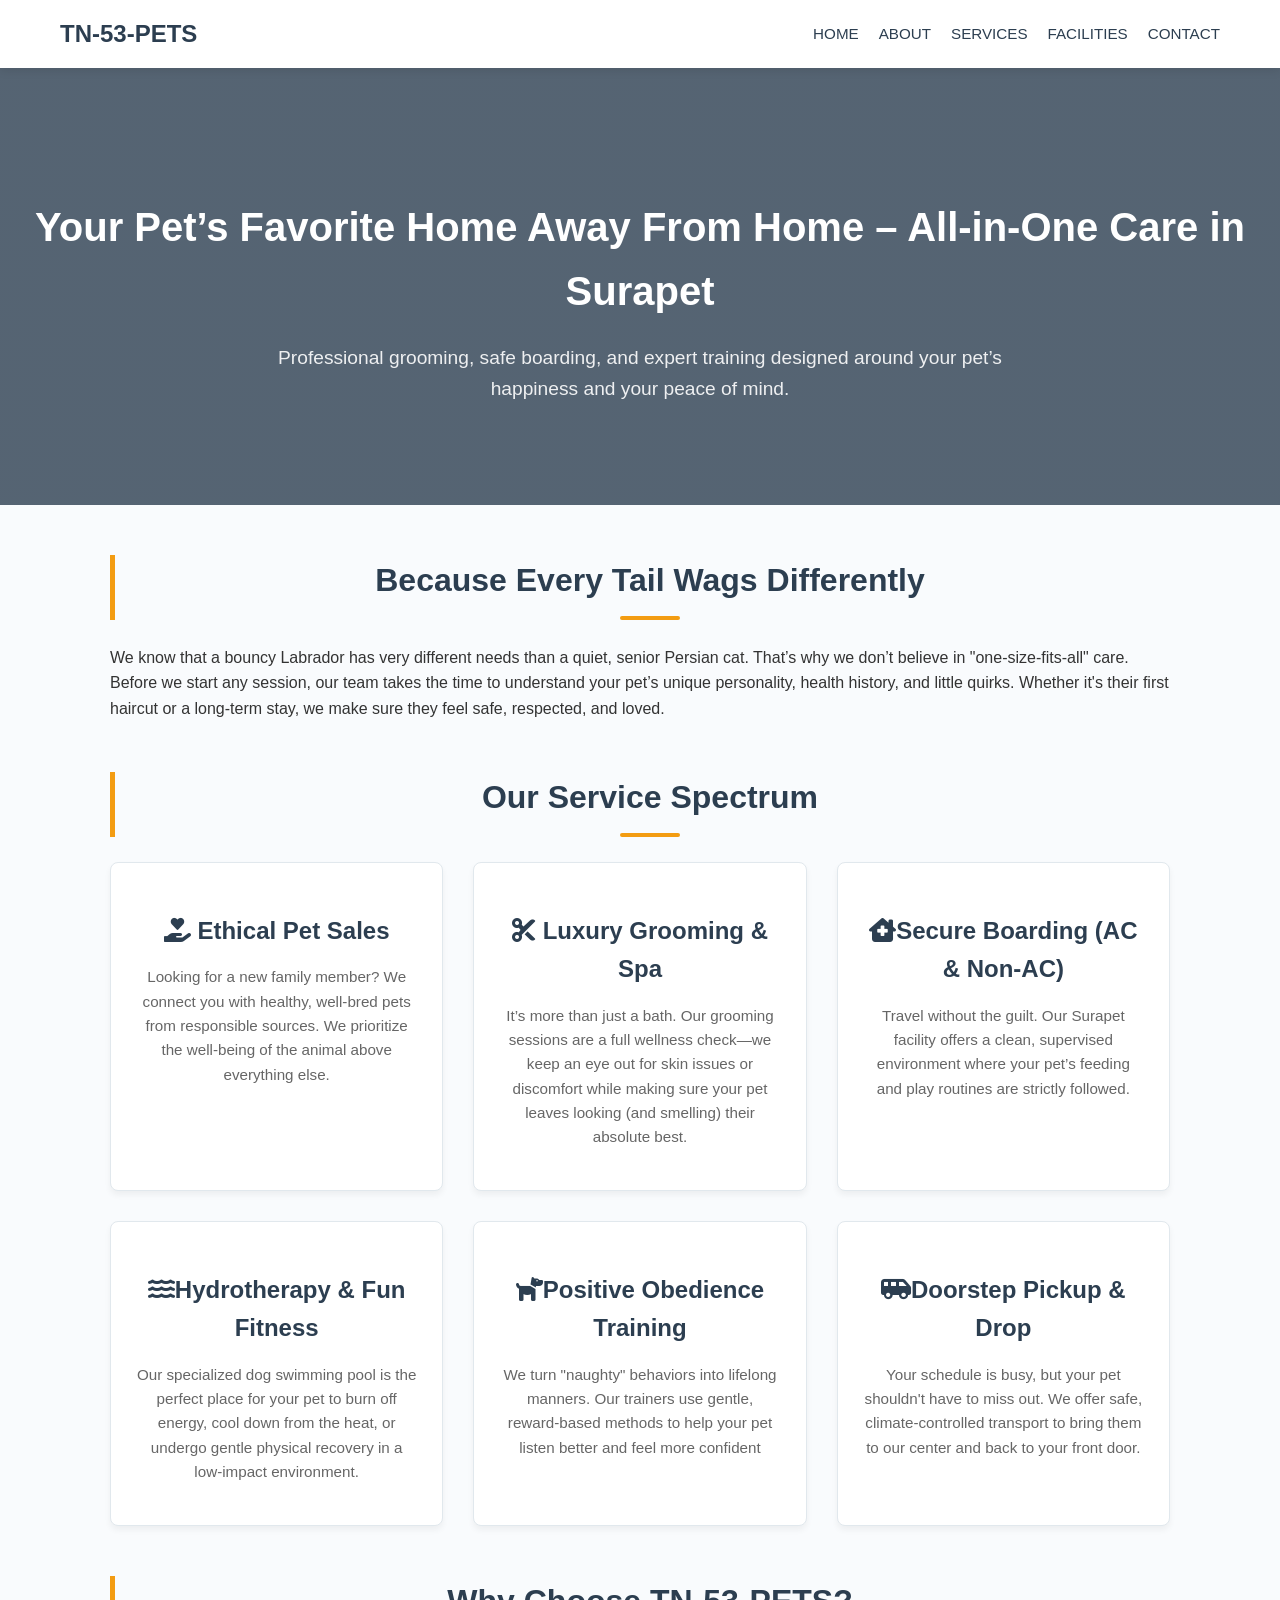
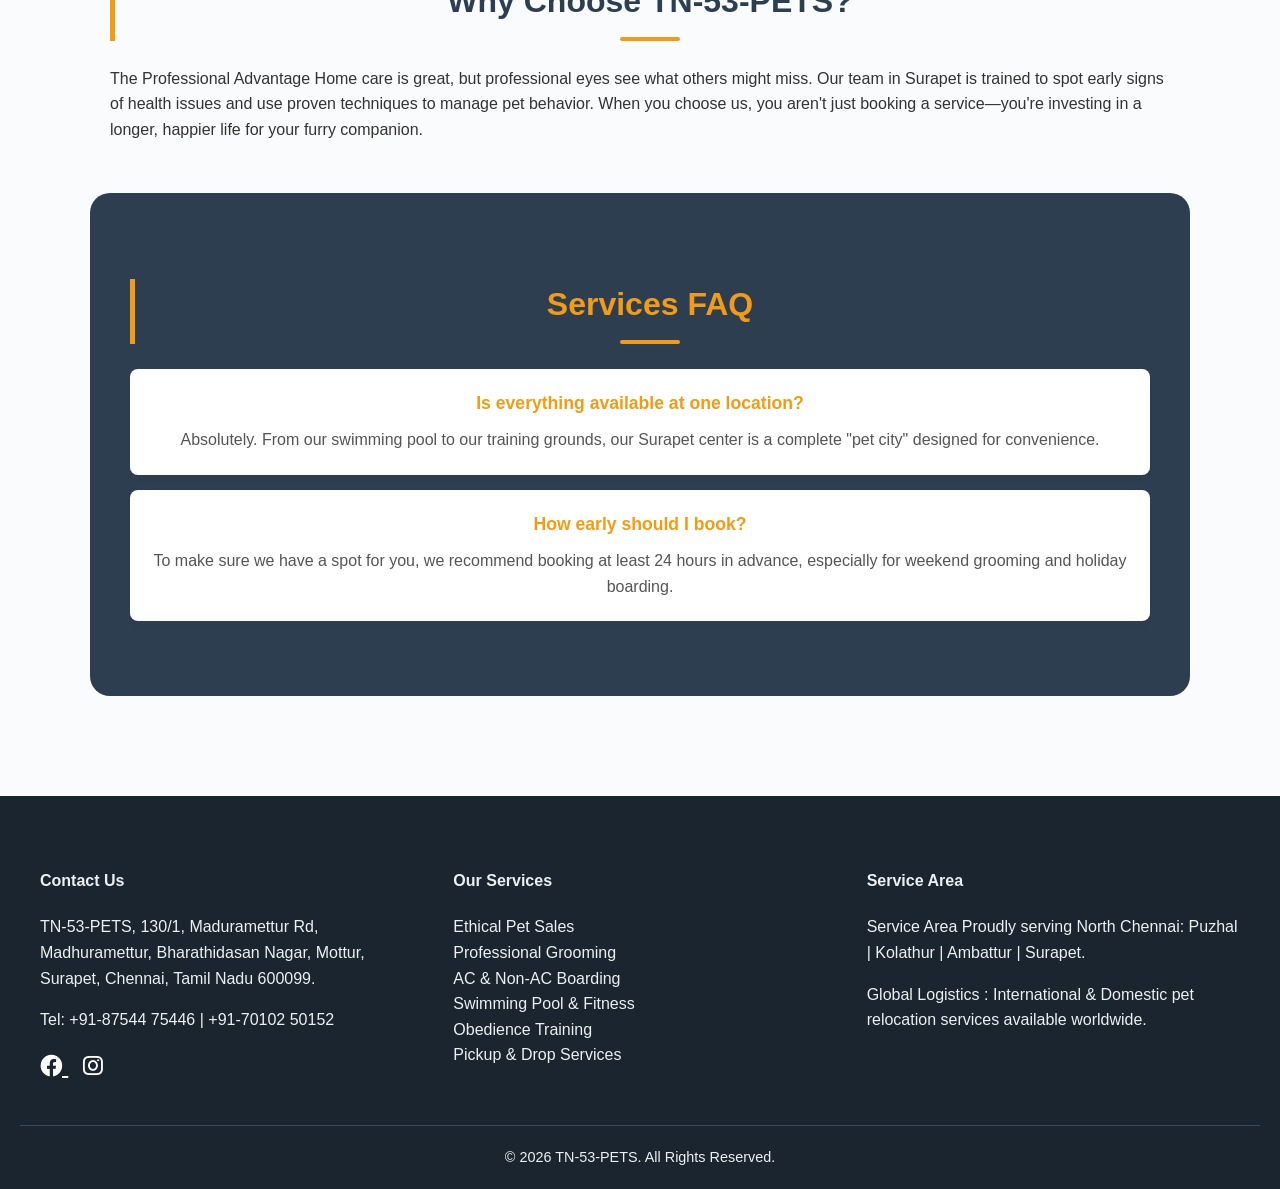
<file: pet-services-surapet.html>
<meta name="viewport" content="width=device-width, initial-scale=1.0">
<link rel="stylesheet" href="pet-services-surapet-style.css">
<!-- Add this to the <head> of index.html, about-pet-care-surapet.html, etc. -->
<link rel="stylesheet" href="https://cdnjs.cloudflare.com/ajax/libs/font-awesome/6.0.0/css/all.min.css">
<!DOCTYPE html>
<html lang="en">
<head>
    <title>Pet Services in Surapet | TN-53-PETS | Complete Pet Care</title>
    <meta name="description" content="TN-53-PETS offers the most comprehensive pet services in Surapet, Chennai. From ethical sales and luxury grooming to AC boarding and dog swimming pools.">
    
    <meta charset="UTF-8">
    <meta name="viewport" content="width=device-width, initial-scale=1.0">
    <meta name="robots" content="index.html, follow">
    <link rel="canonical" href="https://tn53pets.com/pet-services-surapet">
    <style>
        :root {
            --primary: #2c3e50;
            --accent: #f39c12;
            --text: #333;
            --light-bg: #f9fbfd;
            --white: #ffffff;
            --border: #e1e8ed;
        }
        body {
            font-family: 'Segoe UI', Tahoma, Geneva, Verdana, sans-serif;
            line-height: 1.6;
            color: var(--text);
            margin: 0;
            background-color: var(--light-bg);
        }
        header {
            background: var(--white);
            box-shadow: 0 2px 10px rgba(0,0,0,0.1);
            position: sticky;
            top: 0;
            z-index.html: 1000;
        }
        nav {
            display: flex;
            justify-content: space-between;
            align-items: center;
            max-width: 1200px;
            margin: 0 auto;
            padding: 15px 20px;
        }
        .logo { font-size: 1.5rem; font-weight: bold; color: var(--primary); text-decoration: none; }
        nav ul { list-style: none; display: flex; margin: 0; padding: 0; }
        nav ul li { margin-left: 20px; }
        nav ul li a { text-decoration: none; color: var(--primary); font-weight: 500; transition: 0.3s; }
        nav ul li a:hover { color: var(--accent); }
        
        .hero { background: linear-gradient(rgba(44, 62, 80, 0.8), rgba(44, 62, 80, 0.8)), url('https://images.unsplash.com/photo-1583337130417-3346a1be7dee?auto=format&fit=crop&q=80&w=1200') center/cover; color: white; padding: 100px 20px; text-align: center; }
        .hero h1 { font-size: 2.5rem; margin-bottom: 20px; }
        .btn { background: var(--accent); color: white; padding: 12px 25px; text-decoration: none; border-radius: 5px; font-weight: bold; display: inline-block; }
        
        section { max-width: 1100px; margin: 50px auto; padding: 0 20px; }
        h2 { color: var(--primary); border-left: 5px solid var(--accent); padding-left: 15px; margin-bottom: 25px; }
        .grid { display: grid; grid-template-columns: repeat(auto-fit, minmax(300px, 1fr)); gap: 30px; }
        .card { background: white; padding: 25px; border-radius: 8px; box-shadow: 0 4px 6px rgba(0,0,0,0.05); border: 1px solid var(--border); }
        
        .stats-grid { background: var(--primary); color: white; padding: 60px 20px; display: grid; grid-template-columns: repeat(auto-fit, minmax(200px, 1fr)); text-align: center; }
        .stat-item h3 { font-size: 2.5rem; margin-bottom: 5px; color: var(--accent); }
        
        .faq { background: var(--white); padding: 20px; border-radius: 8px; margin-bottom: 15px; border-bottom: 2px solid var(--light-bg); }
        .faq h3 { margin-top: 0; color: var(--accent); font-size: 1.1rem; }

        footer { background: #1a252f; color: #ecf0f1; padding: 50px 20px 20px; }
        .footer-grid { display: grid; grid-template-columns: repeat(auto-fit, minmax(250px, 1fr)); gap: 40px; max-width: 1200px; margin: 0 auto; }
        .footer-bottom { text-align: center; margin-top: 40px; padding-top: 20px; border-top: 1px solid #34495e; font-size: 0.9rem; }
        
        .form-group { margin-bottom: 15px; }
        input, textarea { width: 100%; padding: 10px; border: 1px solid #ccc; border-radius: 4px; box-sizing: border-box; }
        button { background: var(--primary); color: white; border: none; padding: 12px 30px; border-radius: 4px; cursor: pointer; }
        
        @media (max-width: 768px) {
            nav { flex-direction: column; }
            nav ul { margin-top: 15px; }
            nav ul li { margin: 0 10px; }
        }
    </style>

</head>
<body>
    
    <header>
        <nav>
            <a href="index.html" class="logo">TN-53-PETS</a>
            <ul>
                <li><a href="index.html">Home</a></li>
                <li><a href="about-pet-care-surapet.html">About</a></li>
                <li><a href="pet-services-surapet.html">Services</a></li>
                <li><a href="pet-care-facility-surapet.html">Facilities</a></li>
                <li><a href="contact-tn-53-pets.html">Contact</a></li>
            </ul>
        </nav>
    </header>

    <div class="hero">
        <h1>Your Pet’s Favorite Home Away From Home – All-in-One Care in Surapet</h1>
        <p>Professional grooming, safe boarding, and expert training designed around your pet’s happiness and your peace of mind.</p>
    </div>

    <section>
        <h2>Because Every Tail Wags Differently</h2>
        <p> We know that a bouncy Labrador has very different needs than a quiet, senior Persian cat. That’s why we don’t believe in "one-size-fits-all" care. Before we start any session, our team takes the time to understand your pet’s unique personality, health history, and little quirks. Whether it's their first haircut or a long-term stay, we make sure they feel safe, respected, and loved.
</p>
    </section>

    <section>
        <h2>Our Service Spectrum</h2>
        <div class="grid">
            <div class="card">
                <h3><i class="fa-solid fa-hand-holding-heart"></i> Ethical Pet Sales</h3>
                <p>Looking for a new family member? We connect you with healthy, well-bred pets from responsible sources. We prioritize the well-being of the animal above everything else.</p>
            </div>
            <div class="card">
                <h3><i class="fa-solid fa-scissors"> </i> <i class="fa-solid fa-sparkles"></i>Luxury Grooming & Spa</h3>
                <p>It’s more than just a bath. Our grooming sessions are a full wellness check—we keep an eye out for skin issues or discomfort while making sure your pet leaves looking (and smelling) their absolute best.</p>
            </div>
            <div class="card">
                <h3><i class="fa-solid fa-house-chimney-medical"></i>Secure Boarding (AC & Non-AC)</h3>
                <p>Travel without the guilt. Our Surapet facility offers a clean, supervised environment where your pet’s feeding and play routines are strictly followed.</p>
            </div>
            <div class="card">
                <h3><i class="fa-solid fa-water"></i>Hydrotherapy & Fun Fitness</h3>
                <p>Our specialized dog swimming pool is the perfect place for your pet to burn off energy, cool down from the heat, or undergo gentle physical recovery in a low-impact environment.</p>
            </div>
            <div class="card">
                <h3><i class="fa-solid fa-dog"></i>Positive Obedience Training </h3>
                <p>We turn "naughty" behaviors into lifelong manners. Our trainers use gentle, reward-based methods to help your pet listen better and feel more confident</p>
            </div>
            <div class="card">
                <h3><i class="fa-solid fa-van-shuttle"></i>Doorstep Pickup & Drop</h3>
                <p>Your schedule is busy, but your pet shouldn't have to miss out. We offer safe, climate-controlled transport to bring them to our center and back to your front door.</p>
            </div>
        </div>
    </section>

    <section>
        <h2>Why Choose TN-53-PETS?</h2>
        <p>The Professional Advantage Home care is great, but professional eyes see what others might miss. Our team in Surapet is trained to spot early signs of health issues and use proven techniques to manage pet behavior. When you choose us, you aren't just booking a service—you're investing in a longer, happier life for your furry companion.</p>
    </section>

    <section>
        <h2>Services FAQ</h2>
        <div class="faq">
            <h3>Is everything available at one location?</h3>
            <p>Absolutely. From our swimming pool to our training grounds, our Surapet center is a complete "pet city" designed for convenience.</p>
        </div>
        <div class="faq">
            <h3>How early should I book?</h3>
            <p>To make sure we have a spot for you, we recommend booking at least 24 hours in advance, especially for weekend grooming and holiday boarding.</p>
        </div>
    </section>
    
<footer>
    <div class="footer-grid">
        <div>
            <h4>Contact Us</h4>
            <p> TN-53-PETS, 130/1, Maduramettur Rd, Madhuramettur, Bharathidasan Nagar, Mottur, Surapet, Chennai, Tamil Nadu 600099. </p>
            <p>Tel: +91-87544 75446 | +91-70102 50152</p>
            
            <!-- Clickable Social Media Logos -->
            <div class="social-links">
                <a href="https://www.facebook.com/profile.php?id=61585499084305" target="_blank" title="Follow us on Facebook">
                    <i class="fab fa-facebook"></i>
                </a>
                <a href="https://www.instagram.com/tn53pets/" target="_blank" title="Follow us on Instagram">
                    <i class="fab fa-instagram"></i>
                </a>
            </div>
        </div>
        <div>
            <h4>Our Services</h4>
            <ul style="list-style:none; padding:0;">
                <li>Ethical Pet Sales</li>
                <li>Professional Grooming</li>
                <li>AC & Non-AC Boarding</li>
                <li>Swimming Pool & Fitness</li>
                <li>Obedience Training</li>
                <li>Pickup & Drop Services</li>
            </ul>
        </div>
        <div>
            <h4>Service Area</h4>
            <p> Service Area Proudly serving North Chennai: Puzhal | Kolathur | Ambattur | Surapet.
<p> Global Logistics : International & Domestic pet relocation services available worldwide.
</p>
        </div>
    </div>
    <div class="footer-bottom">
        &copy; 2026 TN-53-PETS. All Rights Reserved.
    </div>
</footer>
</file>
<file: style.css>
/* --- Root Variables & Base Reset --- */
:root {
    --primary: #2c3e50;      /* Deep Navy */
    --secondary: #34495e;    /* Lighter Navy */
    --accent: #f39c12;       /* Golden Orange */
    --accent-hover: #e67e22; /* Darker Orange */
    --text: #444444;
    --light-bg: #f4f7f9;
    --white: #ffffff;
    --border: #e1e8ed;
    --shadow: 0 4px 15px rgba(0,0,0,0.08);
}

* {
    box-sizing: border-box;
}

body {
    font-family: 'Segoe UI', Roboto, Helvetica, Arial, sans-serif;
    line-height: 1.7;
    color: var(--text);
    margin: 0;
    background-color: var(--light-bg);
}

/* --- Navigation --- */
header {
    background: var(--white);
    box-shadow: 0 2px 15px rgba(0,0,0,0.05);
    position: sticky;
    top: 0;
    z-index: 1000;
}

nav {
    display: flex;
    justify-content: space-between;
    align-items: center;
    max-width: 1200px;
    margin: 0 auto;
    padding: 15px 20px;
}

.logo {
    font-size: 1.6rem;
    font-weight: 800;
    color: var(--primary);
    text-decoration: none;
    letter-spacing: -1px;
}

.logo span {
    color: var(--accent);
}

nav ul {
    list-style: none;
    display: flex;
    margin: 0;
    padding: 0;
}

nav ul li {
    margin-left: 25px;
}

nav ul li a {
    text-decoration: none;
    color: var(--primary);
    font-weight: 600;
    font-size: 0.95rem;
    transition: color 0.3s ease;
    text-transform: uppercase;
}

nav ul li a:hover {
    color: var(--accent);
}

/* --- Hero Section --- */
.hero {
    background: linear-gradient(rgba(0, 0, 0, 0.6), rgba(0, 0, 0, 0.6)), 
                url('https://images.unsplash.com/photo-1583337130417-3346a1be7dee?auto=format&fit=crop&q=80&w=1200') center/cover no-repeat;
    color: white;
    padding: 140px 20px;
    text-align: center;
}

.hero h1 {
    font-size: 3rem;
    margin-bottom: 20px;
    max-width: 800px;
    margin-left: auto;
    margin-right: auto;
    line-height: 1.2;
}

.hero p {
    font-size: 1.2rem;
    margin-bottom: 30px;
    opacity: 0.9;
}

.btn {
    background: var(--accent);
    color: white;
    padding: 15px 35px;
    text-decoration: none;
    border-radius: 50px; /* Modern pill shape */
    font-weight: bold;
    display: inline-block;
    transition: transform 0.3s, background 0.3s;
    box-shadow: 0 4px 15px rgba(243, 156, 18, 0.3);
}

.btn:hover {
    background: var(--accent-hover);
    transform: translateY(-2px);
}

/* --- Content Sections --- */
section {
    max-width: 1140px;
    margin: 80px auto;
    padding: 0 20px;
}

h2 {
    color: var(--primary);
    font-size: 2.2rem;
    text-align: center;
    margin-bottom: 40px;
    position: relative;
    padding-bottom: 15px;
}

h2::after {
    content: '';
    position: absolute;
    bottom: 0;
    left: 50%;
    transform: translateX(-50%);
    width: 60px;
    height: 4px;
    background: var(--accent);
    border-radius: 2px;
}

/* --- Grid & Cards --- */
.grid {
    display: grid;
    grid-template-columns: repeat(auto-fit, minmax(300px, 1fr));
    gap: 30px;
}

.card {
    background: var(--white);
    padding: 40px 30px;
    border-radius: 12px;
    box-shadow: var(--shadow);
    border-top: 5px solid var(--accent);
    transition: transform 0.3s;
}

.card:hover {
    transform: translateY(-10px);
}

.card h3 {
    color: var(--primary);
    margin-top: 0;
    font-size: 1.4rem;
}

/* --- Statistics Section --- */
.stats-grid {
    background: var(--primary);
    color: white;
    padding: 80px 20px;
    display: grid;
    grid-template-columns: repeat(auto-fit, minmax(200px, 1fr));
    text-align: center;
    gap: 20px;
}

.stat-item h3 {
    font-size: 3rem;
    margin-bottom: 10px;
    color: var(--accent);
    font-weight: 800;
}

.stat-item p {
    font-size: 1.1rem;
    text-transform: uppercase;
    letter-spacing: 1px;
    margin: 0;
}

/* --- Footer --- */
footer {
    background: #1a252f;
    color: #cbd5e0;
    padding: 80px 20px 30px;
}

.footer-grid {
    display: grid;
    grid-template-columns: repeat(auto-fit, minmax(250px, 1fr));
    gap: 50px;
    max-width: 1200px;
    margin: 0 auto;
}

footer h4 {
    color: var(--white);
    font-size: 1.2rem;
    margin-bottom: 25px;
    position: relative;
}

footer p, footer li {
    font-size: 0.95rem;
    margin-bottom: 12px;
}

.social-links {
    margin-top: 20px;
}

.social-links a {
    color: var(--white);
    font-size: 1.5rem;
    margin-right: 15px;
    transition: 0.3s;
}

.social-links a:hover {
    color: var(--accent);
}

.footer-bottom {
    text-align: center;
    margin-top: 60px;
    padding-top: 30px;
    border-top: 1px solid rgba(255,255,255,0.1);
    font-size: 0.85rem;
}

/* --- Responsive Design --- */
@media (max-width: 768px) {
    nav {
        flex-direction: column;
    }
    nav ul {
        margin-top: 20px;
    }
    nav ul li {
        margin: 0 10px;
    }
    .hero h1 {
        font-size: 2rem;
    }
}
</file>
<file: about-pet-care-surapet-style.css>
<link rel="stylesheet" href="about-pet-care-surapet-style.css">

/* --- Root Variables (Matched for Consistency) --- */
:root {
    --primary: #2c3e50;
    --secondary: #34495e;
    --accent: #f39c12;
    --accent-hover: #e67e22;
    --text: #444444;
    --light-bg: #f4f7f9;
    --white: #ffffff;
    --border: #e1e8ed;
    --shadow: 0 4px 15px rgba(0,0,0,0.08);
}

* {
    box-sizing: border-box;
}

body {
    font-family: 'Segoe UI', Roboto, Helvetica, Arial, sans-serif;
    line-height: 1.8;
    color: var(--text);
    margin: 0;
    background-color: var(--white); /* Brighter for content-heavy pages */
}

/* --- Navigation --- */
header {
    background: var(--white);
    box-shadow: 0 2px 15px rgba(0,0,0,0.05);
    position: sticky;
    top: 0;
    z-index: 1000;
}

nav {
    display: flex;
    justify-content: space-between;
    align-items: center;
    max-width: 1200px;
    margin: 0 auto;
    padding: 15px 20px;
}

.logo {
    font-size: 1.6rem;
    font-weight: 800;
    color: var(--primary);
    text-decoration: none;
}

nav ul {
    list-style: none;
    display: flex;
    margin: 0;
    padding: 0;
}

nav ul li {
    margin-left: 25px;
}
nav ul li a {
    text-decoration: none;
    color: var(--primary);
    font-weight: 600;
    font-size: 0.95rem; /* Matches the Home Page size */
    transition: 0.3s;
    text-transform: uppercase; /* THIS FIXES THE CAPITALIZATION */
}
nav ul li a:hover {
    color: var(--accent);
}

/* --- About Hero Section --- */
.hero {
    background: linear-gradient(rgba(44, 62, 80, 0.85), rgba(44, 62, 80, 0.85)), 
                url('https://images.unsplash.com/photo-1516734212186-a967f81ad0d7?auto=format&fit=crop&q=80&w=1200') center/cover no-repeat;
    color: white;
    padding: 100px 20px;
    text-align: center;
}

.hero h1 {
    font-size: 2.8rem;
    margin-bottom: 15px;
    letter-spacing: -0.5px;
}

.hero p {
    font-size: 1.2rem;
    max-width: 700px;
    margin: 0 auto;
    opacity: 0.9;
}

/* --- Section Layout --- */
section {
    max-width: 1000px;
    margin: 80px auto;
    padding: 0 20px;
}

h2 {
    color: var(--primary);
    font-size: 2.1rem;
    margin-bottom: 30px;
    text-align: center;
}

h2::after {
    content: '';
    display: block;
    width: 50px;
    height: 3px;
    background: var(--accent);
    margin: 15px auto 0;
}

/* --- Mission Cards --- */
.grid {
    display: grid;
    grid-template-columns: repeat(auto-fit, minmax(280px, 1fr));
    gap: 25px;
    margin-top: 40px;
}

.card {
    background: var(--light-bg);
    padding: 35px;
    border-radius: 15px;
    text-align: center;
    transition: 0.3s;
    border: 1px solid var(--border);
}

.card:hover {
    background: var(--white);
    box-shadow: var(--shadow);
    transform: translateY(-5px);
}

.card h3 {
    color: var(--accent);
    font-size: 1.5rem;
    margin-bottom: 15px;
}

/* --- Team/Feature List --- */
ul {
    list-style: none;
    padding: 0;
}

section ul li {
    background: var(--white);
    margin-bottom: 15px;
    padding: 20px;
    border-radius: 8px;
    border-left: 4px solid var(--primary);
    box-shadow: 0 2px 5px rgba(0,0,0,0.03);
}

section ul li strong {
    color: var(--primary);
    display: block;
    font-size: 1.1rem;
    margin-bottom: 5px;
}

/* --- FAQ Section --- */
.faq {
    background: var(--light-bg);
    padding: 25px;
    border-radius: 10px;
    margin-bottom: 20px;
    transition: 0.3s;
}

.faq:hover {
    box-shadow: inset 0 0 0 1px var(--accent);
}

.faq h3 {
    color: var(--primary);
    margin-top: 0;
    margin-bottom: 10px;
    font-size: 1.2rem;
}

/* --- Footer --- */
footer {
    background: #1a252f;
    color: #ecf0f1;
    padding: 60px 20px 20px;
    margin-top: 100px;
}

.footer-grid {
    display: grid;
    grid-template-columns: repeat(auto-fit, minmax(250px, 1fr));
    gap: 40px;
    max-width: 1200px;
    margin: 0 auto;
}

.social-links a {
    color: white;
    font-size: 1.4rem;
    margin-right: 15px;
    transition: 0.3s;
}

.social-links a:hover {
    color: var(--accent);
}

.footer-bottom {
    text-align: center;
    margin-top: 40px;
    padding-top: 20px;
    border-top: 1px solid #34495e;
    font-size: 0.9rem;
    opacity: 0.7;
}

/* --- Responsive Styling --- */
@media (max-width: 768px) {
    .hero h1 { font-size: 2rem; }
    nav { flex-direction: column; }
    nav ul { margin-top: 15px; }
    nav ul li { margin: 0 10px; }
}
/* --- Advanced Responsive Fixes --- */
@media (max-width: 768px) {
    /* Stack the Navigation vertically */
    nav {
        flex-direction: column;
        padding: 10px;
    }

    nav ul {
        flex-direction: column; /* Stacks menu items on top of each other */
        width: 100%;
        text-align: center;
        margin-top: 10px;
        padding: 0;
    }

    nav ul li {
        margin: 8px 0; /* Adds space between stacked buttons */
    }

    /* Shrink Hero text so it doesn't overflow */
    .hero h1 {
        font-size: 1.8rem !important;
        padding: 0 10px;
    }

    .hero p {
        font-size: 1rem !important;
    }

    /* Ensure cards take up full width but stay inside the screen */
    .grid {
        grid-template-columns: 1fr;
        gap: 20px;
        padding: 0 10px;
    }

    .main-logo {
        height: 60px; /* Smaller logo for mobile */
    }

    section {
        margin: 40px auto; /* Less empty space on mobile */
    }
}
</file>
<file: contact-tn-53-pets-style.css>
/* --- Root Variables --- */
:root {
    --primary: #2c3e50;
    --accent: #f39c12;
    --text: #333;
    --light-bg: #f4f7f9;
    --white: #ffffff;
    --border: #e1e8ed;
    --shadow: 0 10px 25px rgba(0,0,0,0.08);
}

* { box-sizing: border-box; }

body {
    font-family: 'Segoe UI', Tahoma, Geneva, Verdana, sans-serif;
    line-height: 1.6;
    color: var(--text);
    margin: 0;
    background-color: var(--light-bg);
}

/* --- Navigation --- */
header {
    background: var(--white);
    box-shadow: 0 2px 10px rgba(0,0,0,0.1);
    position: sticky;
    top: 0;
    z-index: 1000;
}

nav {
    display: flex;
    justify-content: space-between;
    align-items: center;
    max-width: 1200px;
    margin: 0 auto;
    padding: 15px 20px;
}

.logo { font-size: 1.5rem; font-weight: bold; color: var(--primary); text-decoration: none; }

nav ul { list-style: none; display: flex; margin: 0; padding: 0; }
nav ul li { margin-left: 20px; }
nav ul li a {
    text-decoration: none;
    color: var(--primary);
    font-weight: 600;
    font-size: 0.95rem; /* Matches the Home Page size */
    transition: 0.3s;
    text-transform: uppercase; /* THIS FIXES THE CAPITALIZATION */
}nav ul li a:hover { color: var(--accent); }

/* --- Hero Section --- */
.hero {
    background: linear-gradient(rgba(44, 62, 80, 0.85), rgba(44, 62, 80, 0.85)), 
                url('https://images.unsplash.com/photo-1534527489986-3e90bc3919f1?auto=format&fit=crop&q=80&w=1200') center/cover;
    color: white;
    padding: 80px 20px;
    text-align: center;
}

.hero h1 { font-size: 2.8rem; margin-bottom: 10px; }
.hero p { font-size: 1.2rem; opacity: 0.9; }

/* --- Contact Layout --- */
section.grid {
    max-width: 1100px;
    margin: 60px auto;
    padding: 0 20px;
    display: grid;
    grid-template-columns: 1fr 1fr;
    gap: 50px;
    align-items: start;
}

h2 {
    color: var(--primary);
    margin-bottom: 25px;
    position: relative;
    padding-bottom: 10px;
}

h2::after {
    content: '';
    position: absolute;
    bottom: 0;
    left: 0;
    width: 50px;
    height: 3px;
    background: var(--accent);
}

/* --- Info Column --- */
section.grid div:first-child p {
    margin-bottom: 20px;
    font-size: 1.05rem;
}

section.grid strong {
    color: var(--primary);
    display: block;
    margin-bottom: 5px;
    text-transform: uppercase;
    font-size: 0.85rem;
    letter-spacing: 1px;
}

/* --- Contact Form Card --- */
.card {
    background: var(--white);
    padding: 40px;
    border-radius: 12px;
    box-shadow: var(--shadow);
}

.form-group {
    margin-bottom: 20px;
}

input, textarea {
    width: 100%;
    padding: 14px;
    border: 2px solid #edf2f7;
    border-radius: 8px;
    font-size: 1rem;
    transition: all 0.3s ease;
    background: #f8fafc;
}

input:focus, textarea:focus {
    outline: none;
    border-color: var(--accent);
    background: var(--white);
    box-shadow: 0 0 0 4px rgba(243, 156, 18, 0.1);
}

button {
    background: var(--primary);
    color: white;
    border: none;
    padding: 15px 35px;
    border-radius: 8px;
    font-weight: 700;
    cursor: pointer;
    width: 100%;
    transition: 0.3s;
    font-size: 1rem;
}

button:hover {
    background: var(--accent);
    transform: translateY(-2px);
}

/* --- Footer --- */
footer {
    background: #1a252f;
    color: #ecf0f1;
    padding: 60px 20px 20px;
    margin-top: 80px;
}

.footer-grid {
    display: grid;
    grid-template-columns: repeat(auto-fit, minmax(250px, 1fr));
    gap: 40px;
    max-width: 1200px;
    margin: 0 auto;
}

.social-links a {
    color: #ecf0f1;
    font-size: 1.6rem;
    margin-right: 20px;
    transition: 0.3s;
}

.social-links a:hover { color: var(--accent); }

.footer-bottom {
    text-align: center;
    margin-top: 40px;
    padding-top: 20px;
    border-top: 1px solid #34495e;
    font-size: 0.9rem;
    opacity: 0.8;
}

/* --- Responsive Design --- */
@media (max-width: 850px) {
    section.grid {
        grid-template-columns: 1fr;
    }
    .hero h1 { font-size: 2.2rem; }
    .card { padding: 25px; }
}
/* --- Advanced Responsive Fixes --- */
@media (max-width: 768px) {
    /* Stack the Navigation vertically */
    nav {
        flex-direction: column;
        padding: 10px;
    }

    nav ul {
        flex-direction: column; /* Stacks menu items on top of each other */
        width: 100%;
        text-align: center;
        margin-top: 10px;
        padding: 0;
    }

    nav ul li {
        margin: 8px 0; /* Adds space between stacked buttons */
    }

    /* Shrink Hero text so it doesn't overflow */
    .hero h1 {
        font-size: 1.8rem !important;
        padding: 0 10px;
    }

    .hero p {
        font-size: 1rem !important;
    }

    /* Ensure cards take up full width but stay inside the screen */
    .grid {
        grid-template-columns: 1fr;
        gap: 20px;
        padding: 0 10px;
    }

    .main-logo {
        height: 60px; /* Smaller logo for mobile */
    }

    section {
        margin: 40px auto; /* Less empty space on mobile */
    }
}
</file>
<file: pet-care-facility-surapet-style.css>
/* --- Root Variables --- */
:root {
    --primary: #2c3e50;
    --accent: #f39c12;
    --text: #444;
    --light-bg: #f0f4f8;
    --white: #ffffff;
    --border: #dbe3e8;
    --success: #27ae60;
}

* {
    box-sizing: border-box;
}

body {
    font-family: 'Segoe UI', Roboto, Helvetica, Arial, sans-serif;
    line-height: 1.7;
    color: var(--text);
    margin: 0;
    background-color: var(--white);
}

/* --- Navigation --- */
header {
    background: var(--white);
    box-shadow: 0 2px 10px rgba(0,0,0,0.05);
    position: sticky;
    top: 0;
    z-index: 1000;
}

nav {
    display: flex;
    justify-content: space-between;
    align-items: center;
    max-width: 1200px;
    margin: 0 auto;
    padding: 15px 20px;
}

.logo {
    font-size: 1.5rem;
    font-weight: 800;
    color: var(--primary);
    text-decoration: none;
}

nav ul {
    list-style: none;
    display: flex;
    margin: 0;
    padding: 0;
}

nav ul li {
    margin-left: 20px;
}

nav ul li a {
    text-decoration: none;
    color: var(--primary);
    font-weight: 600;
    font-size: 0.95rem; /* Matches the Home Page size */
    transition: 0.3s;
    text-transform: uppercase; /* THIS FIXES THE CAPITALIZATION */
}
nav ul li a:hover {
    color: var(--accent);
}

/* --- Facility Hero --- */
.hero {
    background: linear-gradient(rgba(0, 0, 0, 0.65), rgba(0, 0, 0, 0.65)), 
                url('https://images.unsplash.com/photo-1516734212186-a967f81ad0d7?auto=format&fit=crop&q=80&w=1200') center/cover;
    color: white;
    padding: 120px 20px;
    text-align: center;
}

.hero h1 {
    font-size: 3rem;
    margin-bottom: 15px;
    font-weight: 700;
}

.hero p {
    font-size: 1.25rem;
    opacity: 0.9;
}

/* --- Section Layout --- */
section {
    max-width: 1100px;
    margin: 80px auto;
    padding: 0 20px;
}

h2 {
    color: var(--primary);
    font-size: 2.2rem;
    margin-bottom: 40px;
    text-align: center;
}

h2::after {
    content: '';
    display: block;
    width: 80px;
    height: 4px;
    background: var(--accent);
    margin: 15px auto;
}

/* --- Grid & Zone Cards --- */
.grid {
    display: grid;
    grid-template-columns: repeat(auto-fit, minmax(250px, 1fr));
    gap: 30px;
    margin-top: 40px;
}

.card {
    background: var(--light-bg);
    padding: 40px 30px;
    border-radius: 12px;
    border-bottom: 4px solid var(--border);
    transition: all 0.3s ease;
}

.card:hover {
    background: var(--white);
    box-shadow: 0 15px 30px rgba(0,0,0,0.1);
    transform: translateY(-5px);
    border-bottom-color: var(--accent);
}

.card h3 {
    color: var(--primary);
    font-size: 1.4rem;
    margin-bottom: 15px;
}

/* --- Call to Action Button --- */
.btn {
    background: var(--accent);
    color: white;
    padding: 16px 40px;
    text-decoration: none;
    border-radius: 50px;
    font-weight: bold;
    font-size: 1.1rem;
    display: inline-block;
    transition: background 0.3s, transform 0.2s;
}

.btn:hover {
    background: #e67e22;
    transform: scale(1.05);
}

/* --- Footer --- */
footer {
    background: #1a252f;
    color: #cbd5e0;
    padding: 80px 20px 30px;
    margin-top: 100px;
}

.footer-grid {
    display: grid;
    grid-template-columns: repeat(auto-fit, minmax(250px, 1fr));
    gap: 40px;
    max-width: 1200px;
    margin: 0 auto;
}

footer h4 {
    color: var(--white);
    margin-bottom: 20px;
}

.social-links a {
    color: white;
    font-size: 1.5rem;
    margin-right: 15px;
    transition: 0.3s;
}

.social-links a:hover {
    color: var(--accent);
}

.footer-bottom {
    text-align: center;
    margin-top: 60px;
    padding-top: 30px;
    border-top: 1px solid rgba(255,255,255,0.1);
    font-size: 0.9rem;
}

/* --- Responsive adjustments --- */
@media (max-width: 768px) {
    .hero h1 { font-size: 2.2rem; }
    nav { flex-direction: column; text-align: center; }
    nav ul { margin-top: 15px; }
    nav ul li { margin: 5px 10px; }
}
/* --- Advanced Responsive Fixes --- */
@media (max-width: 768px) {
    /* Stack the Navigation vertically */
    nav {
        flex-direction: column;
        padding: 10px;
    }

    nav ul {
        flex-direction: column; /* Stacks menu items on top of each other */
        width: 100%;
        text-align: center;
        margin-top: 10px;
        padding: 0;
    }

    nav ul li {
        margin: 8px 0; /* Adds space between stacked buttons */
    }

    /* Shrink Hero text so it doesn't overflow */
    .hero h1 {
        font-size: 1.8rem !important;
        padding: 0 10px;
    }

    .hero p {
        font-size: 1rem !important;
    }

    /* Ensure cards take up full width but stay inside the screen */
    .grid {
        grid-template-columns: 1fr;
        gap: 20px;
        padding: 0 10px;
    }

    .main-logo {
        height: 60px; /* Smaller logo for mobile */
    }

    section {
        margin: 40px auto; /* Less empty space on mobile */
    }
}
</file>
<file: pet-services-surapet-style.css>
/* --- Root Variables --- */
:root {
    --primary: #2c3e50;
    --accent: #f39c12;
    --text: #333;
    --light-bg: #f9fbfd;
    --white: #ffffff;
    --border: #e1e8ed;
    --soft-shadow: 0 10px 30px rgba(0,0,0,0.05);
}

* { box-sizing: border-box; }

body {
    font-family: 'Segoe UI', Tahoma, Geneva, Verdana, sans-serif;
    line-height: 1.6;
    color: var(--text);
    margin: 0;
    background-color: var(--light-bg);
}

/* --- Navigation --- */
header {
    background: var(--white);
    box-shadow: 0 2px 10px rgba(0,0,0,0.1);
    position: sticky;
    top: 0;
    z-index: 1000;
}

nav {
    display: flex;
    justify-content: space-between;
    align-items: center;
    max-width: 1200px;
    margin: 0 auto;
    padding: 15px 20px;
}

.logo { font-size: 1.5rem; font-weight: bold; color: var(--primary); text-decoration: none; }

nav ul { list-style: none; display: flex; margin: 0; padding: 0; }
nav ul li { margin-left: 20px; }
nav ul li a {
    text-decoration: none;
    color: var(--primary);
    font-weight: 600;
    font-size: 0.95rem; /* Matches the Home Page size */
    transition: 0.3s;
    text-transform: uppercase; /* THIS FIXES THE CAPITALIZATION */
}nav ul li a:hover { color: var(--accent); }

/* --- Services Hero --- */
.hero {
    background: linear-gradient(rgba(44, 62, 80, 0.7), rgba(44, 62, 80, 0.7)), 
                url('https://images.unsplash.com/photo-1516734212186-a967f81ad0d7?auto=format&fit=crop&q=80&w=1200') center/cover;
    color: white;
    padding: 120px 20px;
    text-align: center;
}

.hero h1 { font-size: 2.8rem; margin-bottom: 20px; }
.hero p { font-size: 1.2rem; max-width: 800px; margin: 0 auto; opacity: 0.9; }

/* --- Section Styling --- */
section {
    max-width: 1100px;
    margin: 70px auto;
    padding: 0 20px;
}

h2 {
    color: var(--primary);
    font-size: 2rem;
    text-align: center;
    margin-bottom: 40px;
    position: relative;
}

h2::after {
    content: '';
    display: block;
    width: 60px;
    height: 4px;
    background: var(--accent);
    margin: 10px auto;
    border-radius: 2px;
}

/* --- Service Grid & Advanced Cards --- */
.grid {
    display: grid;
    grid-template-columns: repeat(auto-fit, minmax(320px, 1fr));
    gap: 30px;
}

.card {
    background: var(--white);
    padding: 40px 30px;
    border-radius: 15px;
    box-shadow: var(--soft-shadow);
    transition: all 0.4s ease;
    border: 1px solid transparent;
    text-align: center;
}

.card:hover {
    transform: translateY(-10px);
    border-color: var(--accent);
    box-shadow: 0 15px 40px rgba(243, 156, 18, 0.15);
}

.card h3 {
    color: var(--primary);
    font-size: 1.5rem;
    margin-bottom: 15px;
    transition: color 0.3s;
}

.card:hover h3 {
    color: var(--accent);
}

.card p {
    font-size: 0.95rem;
    color: #666;
}

/* --- Advantage Section --- */
section:last-of-type {
    background: var(--primary);
    color: white;
    padding: 60px 40px;
    border-radius: 20px;
    text-align: center;
}

section:last-of-type h2 {
    color: var(--accent);
}

/* --- FAQ Section --- */
.faq {
    background: var(--white);
    padding: 25px;
    border-radius: 12px;
    margin-bottom: 20px;
    box-shadow: 0 4px 6px rgba(0,0,0,0.02);
    text-align: center; /* Matches your screenshot alignment */
}

.faq h3 {
    color: var(--accent);
    font-size: 1.2rem;
    margin-top: 0;
    margin-bottom: 10px;
}

/* Add this rule specifically to show the answer text */
.faq p {
    color: #555; /* Dark grey for readability */
    margin: 0;
    font-weight: 400;
}
/* --- Footer --- */
footer {
    background: #1a252f;
    color: #ecf0f1;
    padding: 60px 20px 30px;
    margin-top: 100px;
}

.footer-grid {
    display: grid;
    grid-template-columns: repeat(auto-fit, minmax(250px, 1fr));
    gap: 40px;
    max-width: 1200px;
    margin: 0 auto;
}

.social-links a {
    color: white;
    font-size: 1.4rem;
    margin-right: 15px;
    transition: 0.3s;
}

.social-links a:hover { color: var(--accent); }

.footer-bottom {
    text-align: center;
    margin-top: 40px;
    padding-top: 20px;
    border-top: 1px solid #34495e;
    font-size: 0.85rem;
}

/* --- Responsive --- */
@media (max-width: 768px) {
    .hero h1 { font-size: 2rem; }
    nav { flex-direction: column; }
    nav ul { margin-top: 15px; }
    .grid { grid-template-columns: 1fr; }
}
/* --- Advanced Responsive Fixes --- */
@media (max-width: 768px) {
    /* Stack the Navigation vertically */
    nav {
        flex-direction: column;
        padding: 10px;
    }

    nav ul {
        flex-direction: column; /* Stacks menu items on top of each other */
        width: 100%;
        text-align: center;
        margin-top: 10px;
        padding: 0;
    }

    nav ul li {
        margin: 8px 0; /* Adds space between stacked buttons */
    }

    /* Shrink Hero text so it doesn't overflow */
    .hero h1 {
        font-size: 1.8rem !important;
        padding: 0 10px;
    }

    .hero p {
        font-size: 1rem !important;
    }

    /* Ensure cards take up full width but stay inside the screen */
    .grid {
        grid-template-columns: 1fr;
        gap: 20px;
        padding: 0 10px;
    }

    .main-logo {
        height: 60px; /* Smaller logo for mobile */
    }

    section {
        margin: 40px auto; /* Less empty space on mobile */
    }
}
.service-icon {
    font-size: 2.5rem;
    color: #E67E22; /* Use your brand's orange/gold color */
    margin-bottom: 15px;
    display: block;
}
</file>
